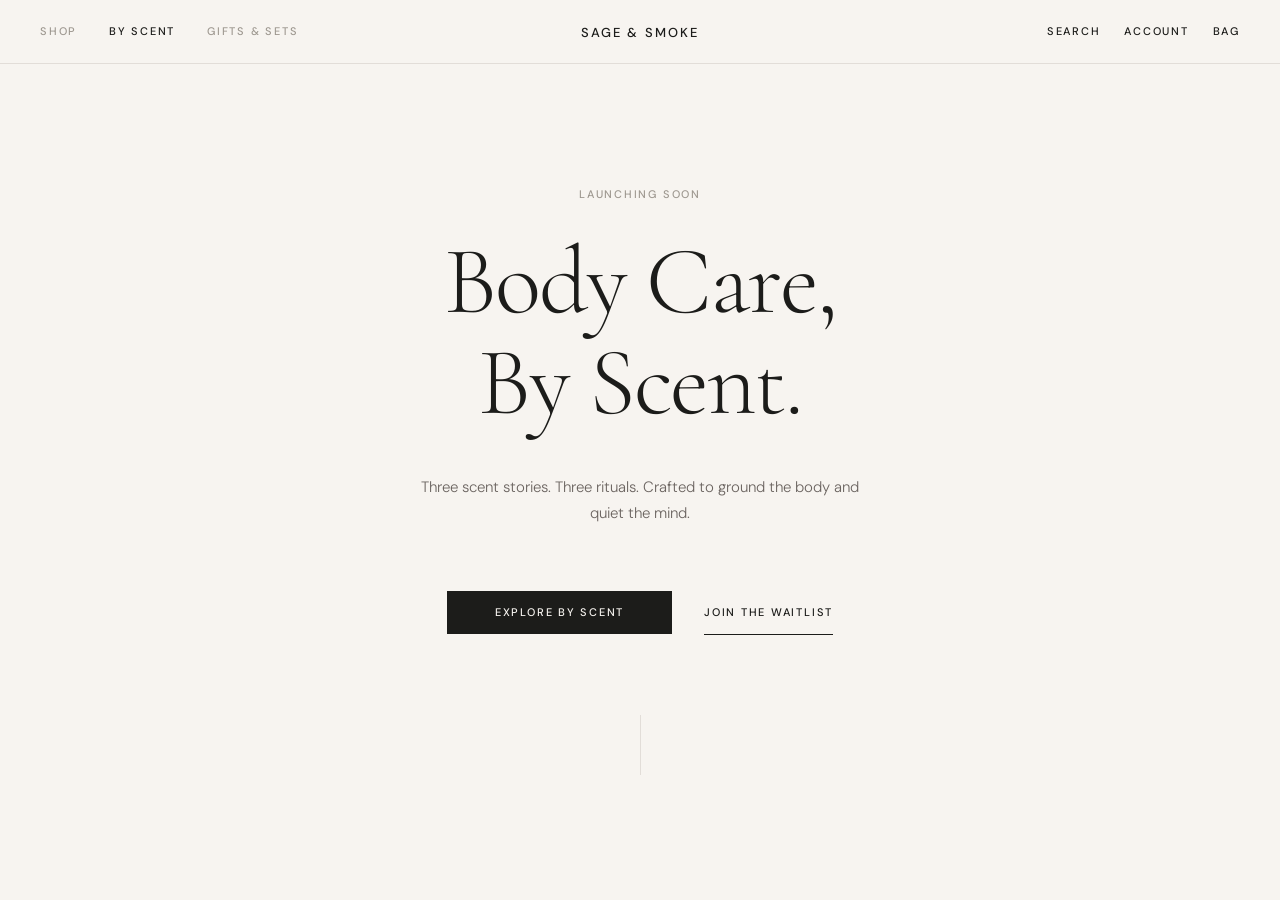
<file: index.html>
<!DOCTYPE html>
<html lang="en">
<head>
  <meta charset="UTF-8" />
  <meta name="viewport" content="width=device-width, initial-scale=1.0" />
  <title>Sage &amp; Smoke — Body Care, By Scent</title>
  <meta name="description" content="Sage & Smoke. Botanical body care crafted by scent. Launching soon." />
  <link rel="icon" type="image/svg+xml" href="data:image/svg+xml,<svg xmlns='http://www.w3.org/2000/svg' viewBox='0 0 100 100'><text y='.9em' font-size='90'>🌿</text></svg>" />
  <link rel="stylesheet" href="assets/css/reset.css" />
  <link rel="stylesheet" href="assets/css/tokens.css" />
  <link rel="stylesheet" href="assets/css/nav.css" />
  <link rel="stylesheet" href="assets/css/modal.css" />
  <style>
    body {
      background: var(--color-bg);
      font-family: var(--font-body);
      color: var(--color-text-primary);
      min-height: 100vh;
      display: flex;
      flex-direction: column;
    }

    .hero {
      flex: 1;
      display: flex;
      flex-direction: column;
      align-items: center;
      justify-content: center;
      text-align: center;
      padding: var(--space-12) var(--content-padding);
      animation: heroFade 0.8s var(--ease-out) both;
    }

    @keyframes heroFade {
      from { opacity: 0; transform: translateY(20px); }
      to   { opacity: 1; transform: translateY(0); }
    }

    .hero-eyebrow {
      font-size: var(--size-xs);
      font-weight: var(--weight-medium);
      letter-spacing: var(--tracking-widest);
      text-transform: uppercase;
      color: var(--color-text-muted);
      margin-bottom: var(--space-4);
    }

    .hero-title {
      font-family: var(--font-display);
      font-size: clamp(48px, 8vw, 96px);
      font-weight: var(--weight-light);
      letter-spacing: var(--tracking-tight);
      line-height: 1.05;
      color: var(--color-text-primary);
      margin-bottom: var(--space-5);
    }

    .hero-subtitle {
      font-size: var(--size-base);
      font-weight: var(--weight-light);
      color: var(--color-text-secondary);
      line-height: var(--leading-loose);
      max-width: 440px;
      margin: 0 auto var(--space-8);
    }

    .hero-actions {
      display: flex;
      align-items: center;
      gap: var(--space-4);
      flex-wrap: wrap;
      justify-content: center;
    }

    .btn-primary {
      display: inline-block;
      background: var(--color-accent);
      color: var(--color-text-inverse);
      font-size: var(--size-xs);
      font-weight: var(--weight-medium);
      letter-spacing: var(--tracking-widest);
      text-transform: uppercase;
      padding: 16px var(--space-6);
      transition: background var(--duration-fast) var(--ease-out),
                  transform var(--duration-fast) var(--ease-out);
      white-space: nowrap;
    }

    .btn-primary:hover {
      background: var(--color-accent-hover);
      transform: translateY(-1px);
    }

    .btn-secondary {
      display: inline-block;
      font-size: var(--size-xs);
      font-weight: var(--weight-medium);
      letter-spacing: var(--tracking-widest);
      text-transform: uppercase;
      color: var(--color-text-primary);
      padding: 16px 0;
      border-bottom: 1px solid var(--color-text-primary);
      transition: color var(--duration-fast) var(--ease-out),
                  border-color var(--duration-fast) var(--ease-out);
      white-space: nowrap;
    }

    .btn-secondary:hover {
      color: var(--color-text-secondary);
      border-color: var(--color-text-secondary);
    }

    .hero-divider {
      width: 1px;
      height: 60px;
      background: var(--color-border);
      margin: var(--space-10) auto 0;
    }

    @media (max-width: 600px) {
      .hero-actions {
        flex-direction: column;
        gap: var(--space-3);
      }
    }
  </style>
</head>
<body>

  <!-- NAVIGATION -->
  <nav class="site-nav" role="navigation" aria-label="Main navigation">
    <div class="nav-inner">
      <div class="nav-left">
        <button class="nav-hamburger" aria-label="Open menu" aria-expanded="false" aria-controls="mobile-menu">
          <span></span><span></span><span></span>
        </button>
        <a href="#" class="nav-link disabled" aria-disabled="true">Shop</a>
        <a href="by-scent.html" class="nav-link">By Scent</a>
        <a href="#" class="nav-link disabled" aria-disabled="true">Gifts &amp; Sets</a>
      </div>
      <div class="nav-logo">
        <a href="index.html" aria-label="Sage & Smoke — Home">Sage &amp; Smoke</a>
      </div>
      <div class="nav-right">
        <a href="#" class="nav-icon-link disabled" aria-disabled="true">Search</a>
        <a href="#" class="nav-icon-link disabled" aria-disabled="true">Account</a>
        <a href="#" class="nav-icon-link disabled" aria-disabled="true">Bag</a>
      </div>
    </div>
  </nav>

  <div class="nav-mobile-menu" id="mobile-menu" role="dialog" aria-label="Navigation menu">
    <a href="by-scent.html" class="nav-mobile-link">By Scent</a>
  </div>

  <!-- HERO -->
  <main class="hero" role="main">
    <p class="hero-eyebrow">Launching Soon</p>
    <h1 class="hero-title">Body Care,<br>By Scent.</h1>
    <p class="hero-subtitle">Three scent stories. Three rituals. Crafted to ground the body and quiet the mind.</p>
    <div class="hero-actions">
      <a href="by-scent.html" class="btn-primary">Explore By Scent</a>
      <button class="btn-secondary btn-waitlist">Join the Waitlist</button>
    </div>
    <div class="hero-divider" aria-hidden="true"></div>
  </main>

  <!-- WAITLIST MODAL -->
  <div class="modal-overlay" role="dialog" aria-modal="true" aria-labelledby="modal-title" id="waitlist-modal">
    <div class="modal-card">
      <button class="modal-close" aria-label="Close modal">
        <svg viewBox="0 0 24 24" aria-hidden="true">
          <line x1="18" y1="6" x2="6" y2="18"/>
          <line x1="6" y1="6" x2="18" y2="18"/>
        </svg>
      </button>
      <div class="modal-form-wrap">
        <p class="modal-eyebrow">Coming Soon</p>
        <h2 class="modal-title" id="modal-title">Join the Waitlist</h2>
        <p class="modal-subtitle">Be the first to know when Sage &amp; Smoke launches. No noise, just the moment it's ready.</p>
        <form class="modal-form" novalidate>
          <input class="modal-input" type="email" name="email" placeholder="your@email.com" autocomplete="email" required aria-label="Email address" />
          <button type="submit" class="modal-submit">Notify Me</button>
        </form>
      </div>
      <div class="modal-success" aria-live="polite">
        <div class="modal-success-icon" aria-hidden="true">
          <svg viewBox="0 0 24 24"><polyline points="20 6 9 17 4 12"/></svg>
        </div>
        <h3 class="modal-success-title">You're on the list.</h3>
        <p class="modal-success-text">We'll reach out the moment Sage &amp; Smoke is ready.</p>
      </div>
    </div>
  </div>

  <script src="assets/js/nav.js"></script>
  <script src="assets/js/modal.js"></script>
</body>
</html>
</file>
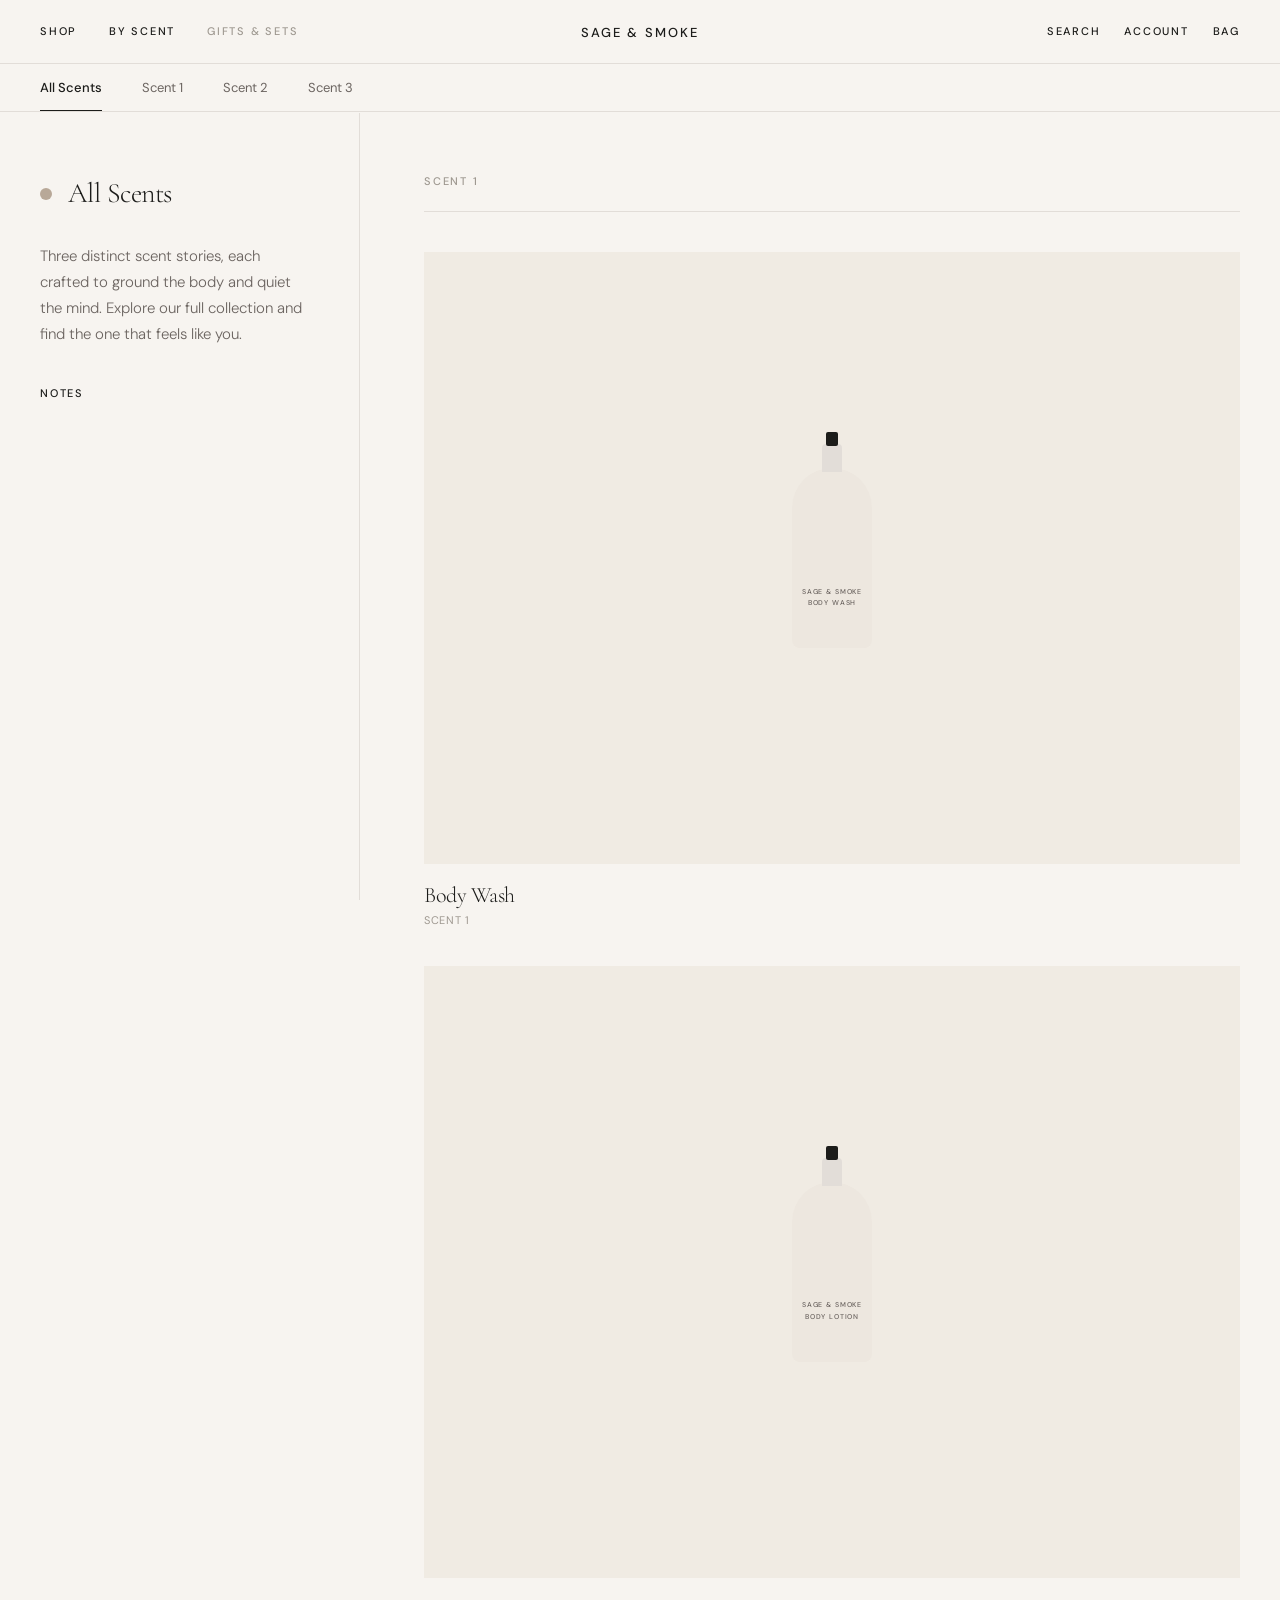
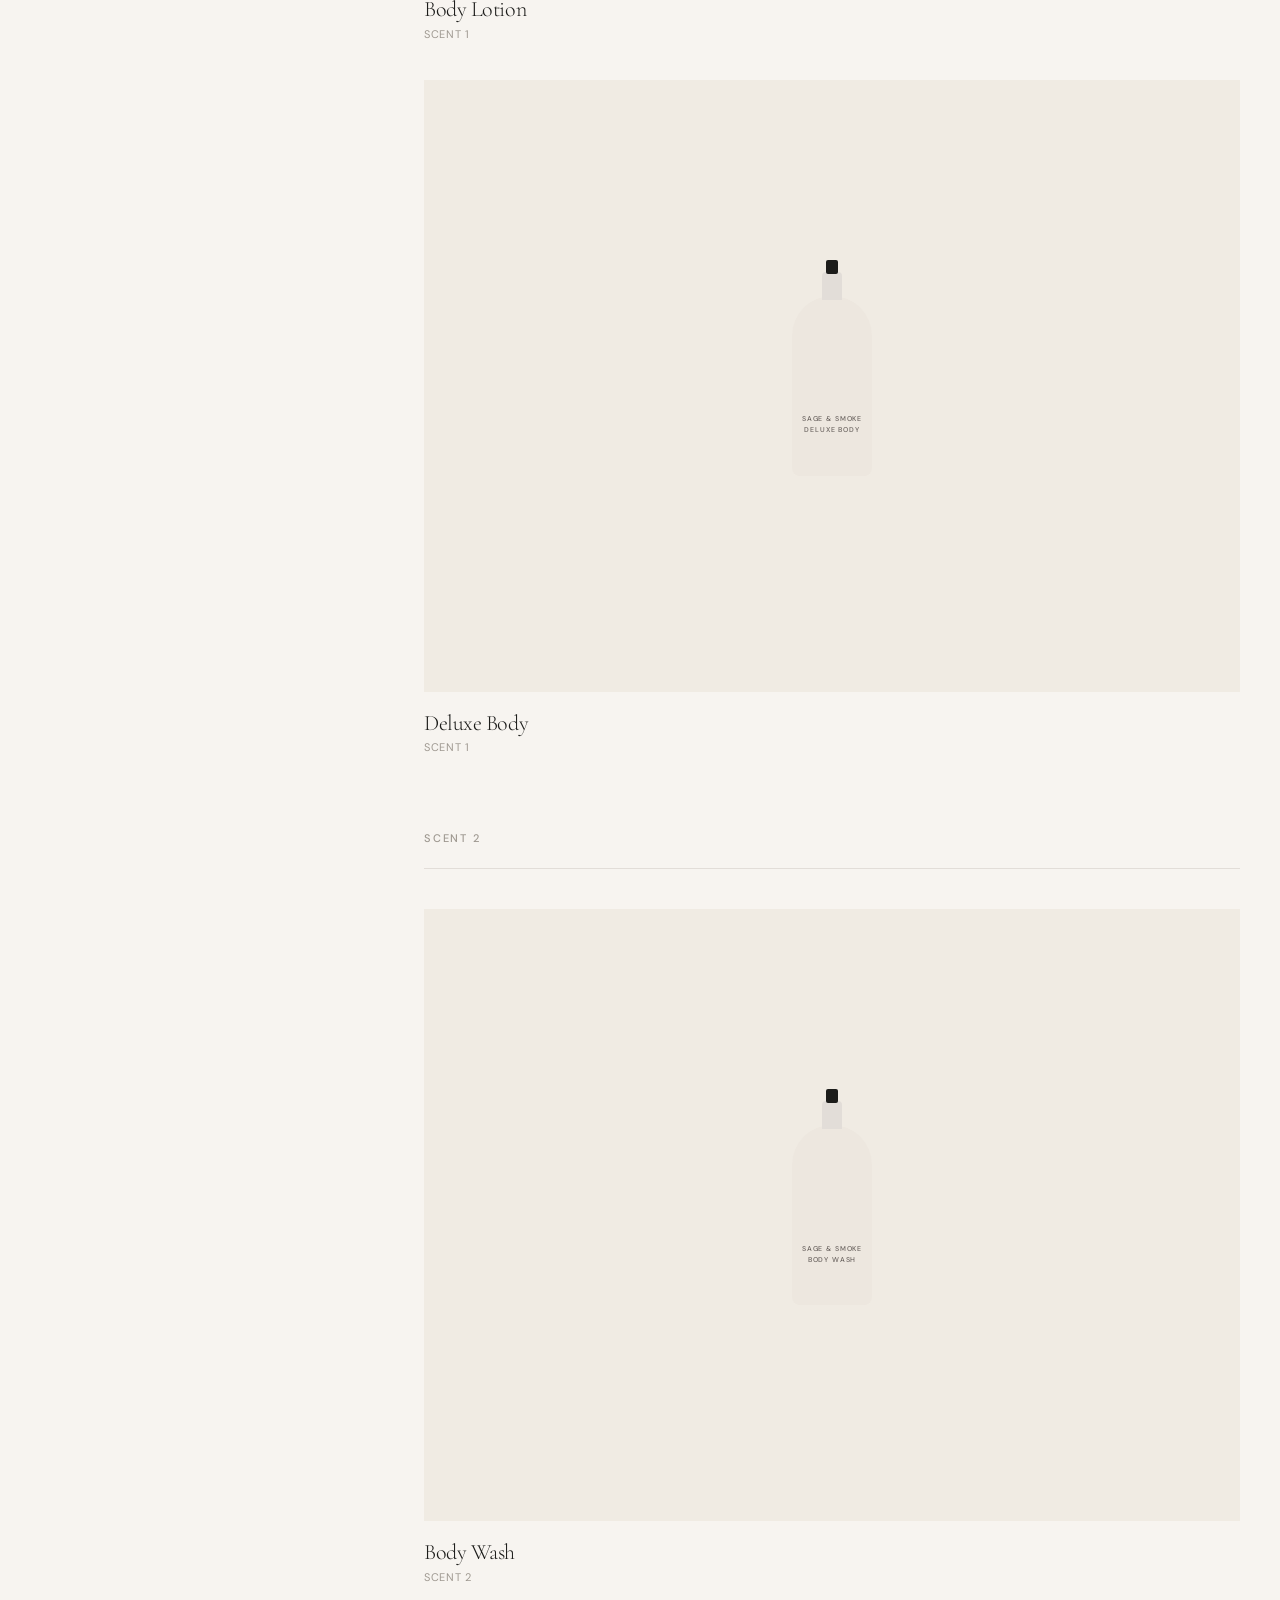
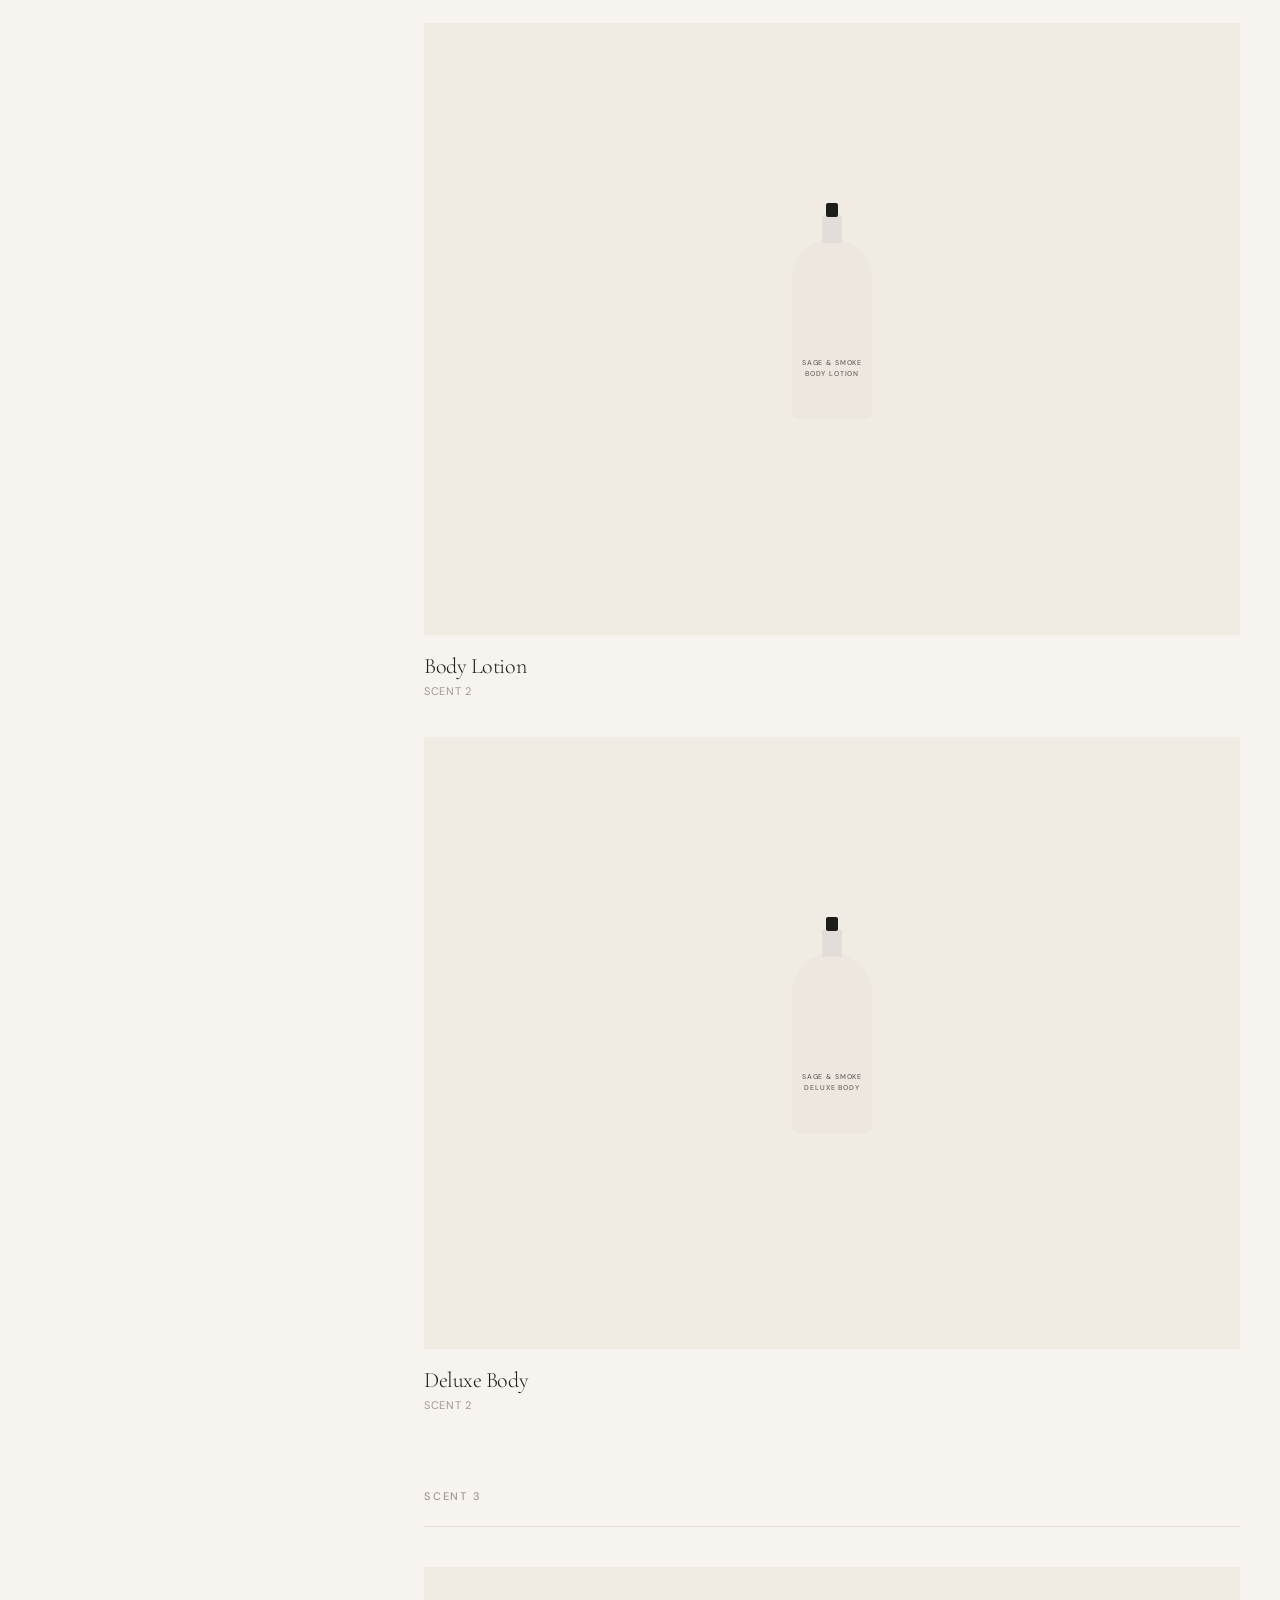
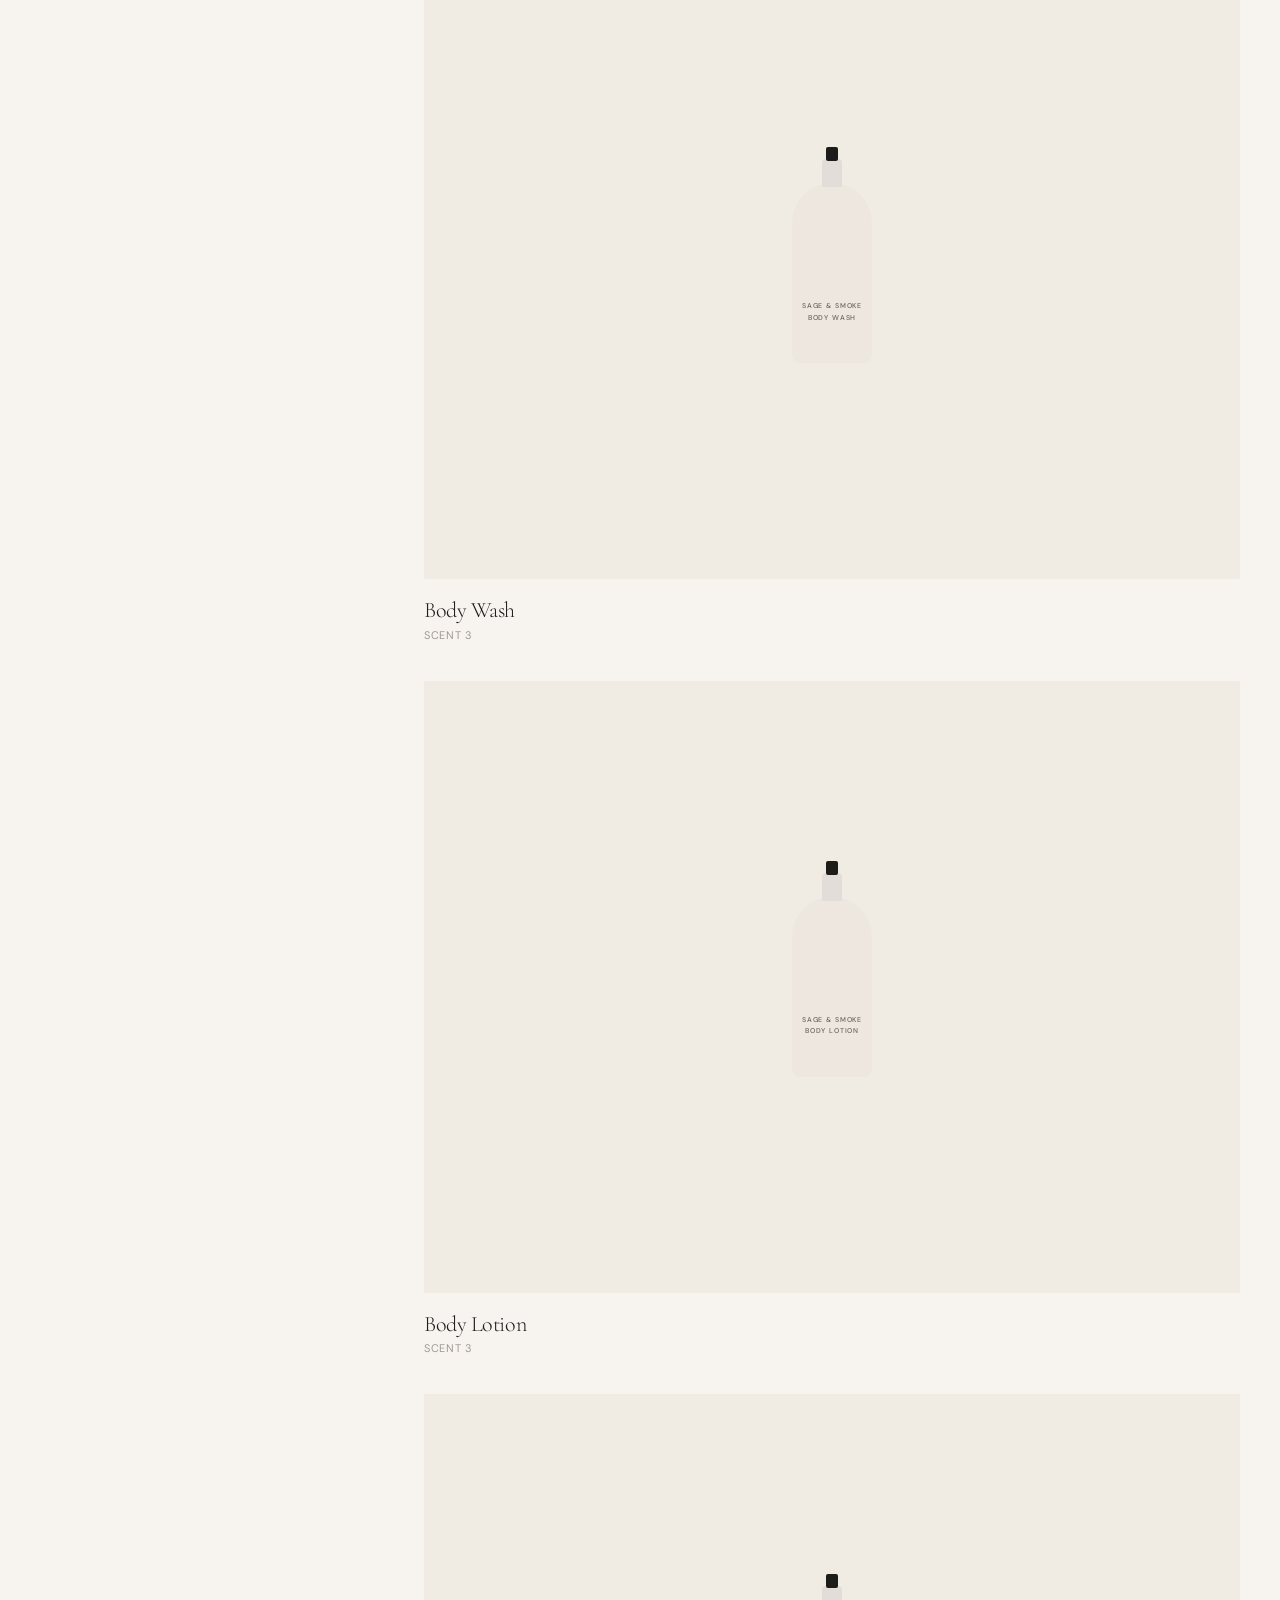
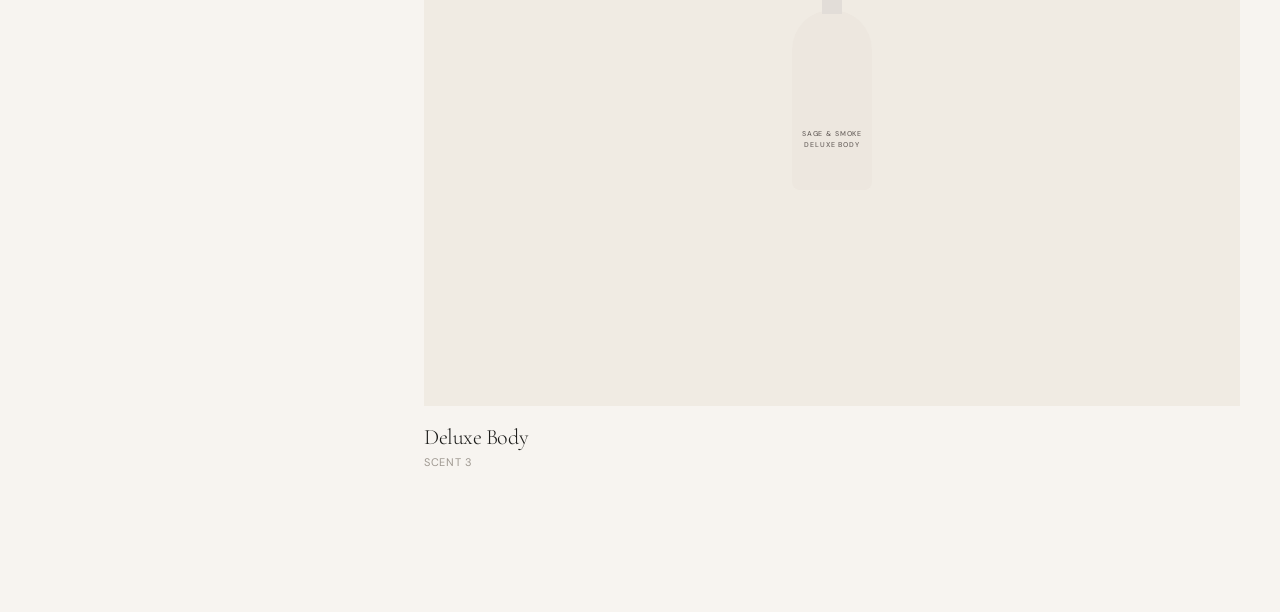
<file: by-scent.html>
<!DOCTYPE html>
<html lang="en">
<head>
  <meta charset="UTF-8" />
  <meta name="viewport" content="width=device-width, initial-scale=1.0" />
  <title>By Scent — Sage &amp; Smoke</title>
  <meta name="description" content="Explore Sage & Smoke body care collections by scent. Three distinct scent stories crafted for the senses." />
  <link rel="icon" type="image/svg+xml" href="data:image/svg+xml,<svg xmlns='http://www.w3.org/2000/svg' viewBox='0 0 100 100'><text y='.9em' font-size='90'>🌿</text></svg>" />
  <link rel="stylesheet" href="assets/css/reset.css" />
  <link rel="stylesheet" href="assets/css/tokens.css" />
  <link rel="stylesheet" href="assets/css/nav.css" />
  <link rel="stylesheet" href="assets/css/by-scent.css" />
  <link rel="stylesheet" href="assets/css/modal.css" />
</head>
<body class="page-by-scent">

  <!-- ══════════════════════════════════════
       NAVIGATION
  ══════════════════════════════════════ -->
  <nav class="site-nav" role="navigation" aria-label="Main navigation">
    <div class="nav-inner">

      <div class="nav-left">
        <button class="nav-hamburger" aria-label="Open menu" aria-expanded="false" aria-controls="mobile-menu">
          <span></span>
          <span></span>
          <span></span>
        </button>
        <a href="#" class="nav-link">Shop</a>
        <a href="by-scent.html" class="nav-link">By Scent</a>
        <a href="#" class="nav-link disabled" aria-disabled="true">Gifts &amp; Sets</a>
      </div>

      <div class="nav-logo">
        <a href="index.html" aria-label="Sage & Smoke — Home">Sage &amp; Smoke</a>
      </div>

      <div class="nav-right">
        <a href="#" class="nav-icon-link">Search</a>
        <a href="#" class="nav-icon-link">Account</a>
        <a href="#" class="nav-icon-link">Bag</a>
      </div>

    </div>
  </nav>

  <!-- Mobile menu -->
  <div class="nav-mobile-menu" id="mobile-menu" role="dialog" aria-label="Navigation menu">
    <a href="#" class="nav-mobile-link">Shop</a>
    <a href="by-scent.html" class="nav-mobile-link">By Scent</a>
    <a href="#" class="nav-mobile-link disabled" aria-disabled="true">Gifts &amp; Sets</a>
    <a href="#" class="nav-mobile-link">Search</a>
    <a href="#" class="nav-mobile-link">Account</a>
  </div>

  <!-- ══════════════════════════════════════
       SCENT TAB BAR
  ══════════════════════════════════════ -->
  <div class="scent-tab-bar" role="tablist" aria-label="Filter by scent">
    <div class="scent-tab-inner">
      <button class="scent-tab active" data-scent="all" role="tab" aria-selected="true">All Scents</button>
      <button class="scent-tab" data-scent="scent-1" role="tab" aria-selected="false">Scent 1</button>
      <button class="scent-tab" data-scent="scent-2" role="tab" aria-selected="false">Scent 2</button>
      <button class="scent-tab" data-scent="scent-3" role="tab" aria-selected="false">Scent 3</button>
    </div>
  </div>

  <!-- ══════════════════════════════════════
       MAIN COLLECTION LAYOUT
  ══════════════════════════════════════ -->
  <div class="collection-layout page-fade">

    <!-- LEFT: Scent Panel -->
    <aside class="scent-panel" aria-label="Scent description">

      <!-- Mobile accordion toggle -->
      <button class="panel-accordion-toggle" aria-expanded="false" aria-controls="scent-panel-content">
        About this Scent
        <span class="chevron" aria-hidden="true"></span>
      </button>

      <div class="scent-panel-content" id="scent-panel-content">

        <div class="scent-identity">
          <div class="scent-dot" aria-hidden="true"></div>
          <h2 class="scent-name-display">All Scents</h2>
        </div>

        <p class="scent-description">
          Three distinct scent stories, each crafted to ground the body and quiet the mind. Explore our full collection and find the one that feels like you.
        </p>

        <div class="scent-notes" id="scent-notes-block">
          <p class="notes-label">Notes</p>
          <div class="notes-section" id="notes-section">
            <div class="notes-row">
              <span class="notes-tier">Top</span>
              <span class="notes-value" id="notes-top">Note A, Note B, Note C</span>
            </div>
            <div class="notes-row">
              <span class="notes-tier">Heart</span>
              <span class="notes-value" id="notes-heart">Note D, Note E, Note F</span>
            </div>
            <div class="notes-row">
              <span class="notes-tier">Base</span>
              <span class="notes-value" id="notes-base">Note G, Note H, Note I</span>
            </div>
          </div>
        </div>

      </div>
    </aside>

    <!-- RIGHT: Product Grid -->
    <main class="products-grid" id="products-grid" role="main">

      <!-- ── SCENT 1 GROUP ─────────────────── -->
      <div class="scent-group" data-scent="scent-1">
        <p class="scent-group-label">Scent 1</p>

        <!-- Card: Body Wash -->
        <a href="product.html?product=body-wash&scent=scent-1" class="product-card" data-scent="scent-1" aria-label="Body Wash — Scent 1">
          <div class="card-image-wrap">
            <div class="card-placeholder" aria-hidden="true">
              <div class="card-placeholder-bottle">
                <div class="card-placeholder-label">
                  <span>Sage &amp; Smoke</span>
                  <span>Body Wash</span>
                </div>
              </div>
            </div>
          </div>
          <div class="card-meta">
            <p class="card-product-name">Body Wash</p>
            <p class="card-scent-line">Scent 1</p>
          </div>
        </a>

        <!-- Card: Body Lotion -->
        <a href="product.html?product=body-lotion&scent=scent-1" class="product-card" data-scent="scent-1" aria-label="Body Lotion — Scent 1">
          <div class="card-image-wrap">
            <div class="card-placeholder" aria-hidden="true">
              <div class="card-placeholder-bottle">
                <div class="card-placeholder-label">
                  <span>Sage &amp; Smoke</span>
                  <span>Body Lotion</span>
                </div>
              </div>
            </div>
          </div>
          <div class="card-meta">
            <p class="card-product-name">Body Lotion</p>
            <p class="card-scent-line">Scent 1</p>
          </div>
        </a>

        <!-- Card: Deluxe Body -->
        <a href="product.html?product=deluxe-body&scent=scent-1" class="product-card" data-scent="scent-1" aria-label="Deluxe Body — Scent 1">
          <div class="card-image-wrap">
            <div class="card-placeholder" aria-hidden="true">
              <div class="card-placeholder-bottle">
                <div class="card-placeholder-label">
                  <span>Sage &amp; Smoke</span>
                  <span>Deluxe Body</span>
                </div>
              </div>
            </div>
          </div>
          <div class="card-meta">
            <p class="card-product-name">Deluxe Body</p>
            <p class="card-scent-line">Scent 1</p>
          </div>
        </a>
      </div>

      <!-- ── SCENT 2 GROUP ─────────────────── -->
      <div class="scent-group" data-scent="scent-2">
        <p class="scent-group-label">Scent 2</p>

        <a href="product.html?product=body-wash&scent=scent-2" class="product-card" data-scent="scent-2" aria-label="Body Wash — Scent 2">
          <div class="card-image-wrap">
            <div class="card-placeholder" aria-hidden="true">
              <div class="card-placeholder-bottle">
                <div class="card-placeholder-label">
                  <span>Sage &amp; Smoke</span>
                  <span>Body Wash</span>
                </div>
              </div>
            </div>
          </div>
          <div class="card-meta">
            <p class="card-product-name">Body Wash</p>
            <p class="card-scent-line">Scent 2</p>
          </div>
        </a>

        <a href="product.html?product=body-lotion&scent=scent-2" class="product-card" data-scent="scent-2" aria-label="Body Lotion — Scent 2">
          <div class="card-image-wrap">
            <div class="card-placeholder" aria-hidden="true">
              <div class="card-placeholder-bottle">
                <div class="card-placeholder-label">
                  <span>Sage &amp; Smoke</span>
                  <span>Body Lotion</span>
                </div>
              </div>
            </div>
          </div>
          <div class="card-meta">
            <p class="card-product-name">Body Lotion</p>
            <p class="card-scent-line">Scent 2</p>
          </div>
        </a>

        <a href="product.html?product=deluxe-body&scent=scent-2" class="product-card" data-scent="scent-2" aria-label="Deluxe Body — Scent 2">
          <div class="card-image-wrap">
            <div class="card-placeholder" aria-hidden="true">
              <div class="card-placeholder-bottle">
                <div class="card-placeholder-label">
                  <span>Sage &amp; Smoke</span>
                  <span>Deluxe Body</span>
                </div>
              </div>
            </div>
          </div>
          <div class="card-meta">
            <p class="card-product-name">Deluxe Body</p>
            <p class="card-scent-line">Scent 2</p>
          </div>
        </a>
      </div>

      <!-- ── SCENT 3 GROUP ─────────────────── -->
      <div class="scent-group" data-scent="scent-3">
        <p class="scent-group-label">Scent 3</p>

        <a href="product.html?product=body-wash&scent=scent-3" class="product-card" data-scent="scent-3" aria-label="Body Wash — Scent 3">
          <div class="card-image-wrap">
            <div class="card-placeholder" aria-hidden="true">
              <div class="card-placeholder-bottle">
                <div class="card-placeholder-label">
                  <span>Sage &amp; Smoke</span>
                  <span>Body Wash</span>
                </div>
              </div>
            </div>
          </div>
          <div class="card-meta">
            <p class="card-product-name">Body Wash</p>
            <p class="card-scent-line">Scent 3</p>
          </div>
        </a>

        <a href="product.html?product=body-lotion&scent=scent-3" class="product-card" data-scent="scent-3" aria-label="Body Lotion — Scent 3">
          <div class="card-image-wrap">
            <div class="card-placeholder" aria-hidden="true">
              <div class="card-placeholder-bottle">
                <div class="card-placeholder-label">
                  <span>Sage &amp; Smoke</span>
                  <span>Body Lotion</span>
                </div>
              </div>
            </div>
          </div>
          <div class="card-meta">
            <p class="card-product-name">Body Lotion</p>
            <p class="card-scent-line">Scent 3</p>
          </div>
        </a>

        <a href="product.html?product=deluxe-body&scent=scent-3" class="product-card" data-scent="scent-3" aria-label="Deluxe Body — Scent 3">
          <div class="card-image-wrap">
            <div class="card-placeholder" aria-hidden="true">
              <div class="card-placeholder-bottle">
                <div class="card-placeholder-label">
                  <span>Sage &amp; Smoke</span>
                  <span>Deluxe Body</span>
                </div>
              </div>
            </div>
          </div>
          <div class="card-meta">
            <p class="card-product-name">Deluxe Body</p>
            <p class="card-scent-line">Scent 3</p>
          </div>
        </a>
      </div>

    </main>
  </div>

  <!-- ══════════════════════════════════════
       WAITLIST MODAL
  ══════════════════════════════════════ -->
  <div class="modal-overlay" role="dialog" aria-modal="true" aria-labelledby="modal-title" id="waitlist-modal">
    <div class="modal-card">
      <button class="modal-close" aria-label="Close modal">
        <svg viewBox="0 0 24 24" aria-hidden="true">
          <line x1="18" y1="6" x2="6" y2="18"/>
          <line x1="6" y1="6" x2="18" y2="18"/>
        </svg>
      </button>

      <div class="modal-form-wrap">
        <p class="modal-eyebrow">Coming Soon</p>
        <h2 class="modal-title" id="modal-title">Join the Waitlist</h2>
        <p class="modal-subtitle">Be the first to know when Sage &amp; Smoke launches. No noise, just the moment it's ready.</p>

        <form class="modal-form" novalidate>
          <input
            class="modal-input"
            type="email"
            name="email"
            placeholder="your@email.com"
            autocomplete="email"
            required
            aria-label="Email address"
          />
          <button type="submit" class="modal-submit">Notify Me</button>
        </form>
      </div>

      <div class="modal-success" aria-live="polite">
        <div class="modal-success-icon" aria-hidden="true">
          <svg viewBox="0 0 24 24">
            <polyline points="20 6 9 17 4 12"/>
          </svg>
        </div>
        <h3 class="modal-success-title">You're on the list.</h3>
        <p class="modal-success-text">We'll reach out the moment Sage &amp; Smoke is ready.</p>
      </div>
    </div>
  </div>

  <script src="assets/js/nav.js"></script>
  <script src="assets/js/scent-tabs.js"></script>
  <script src="assets/js/modal.js"></script>
</body>
</html>
</file>
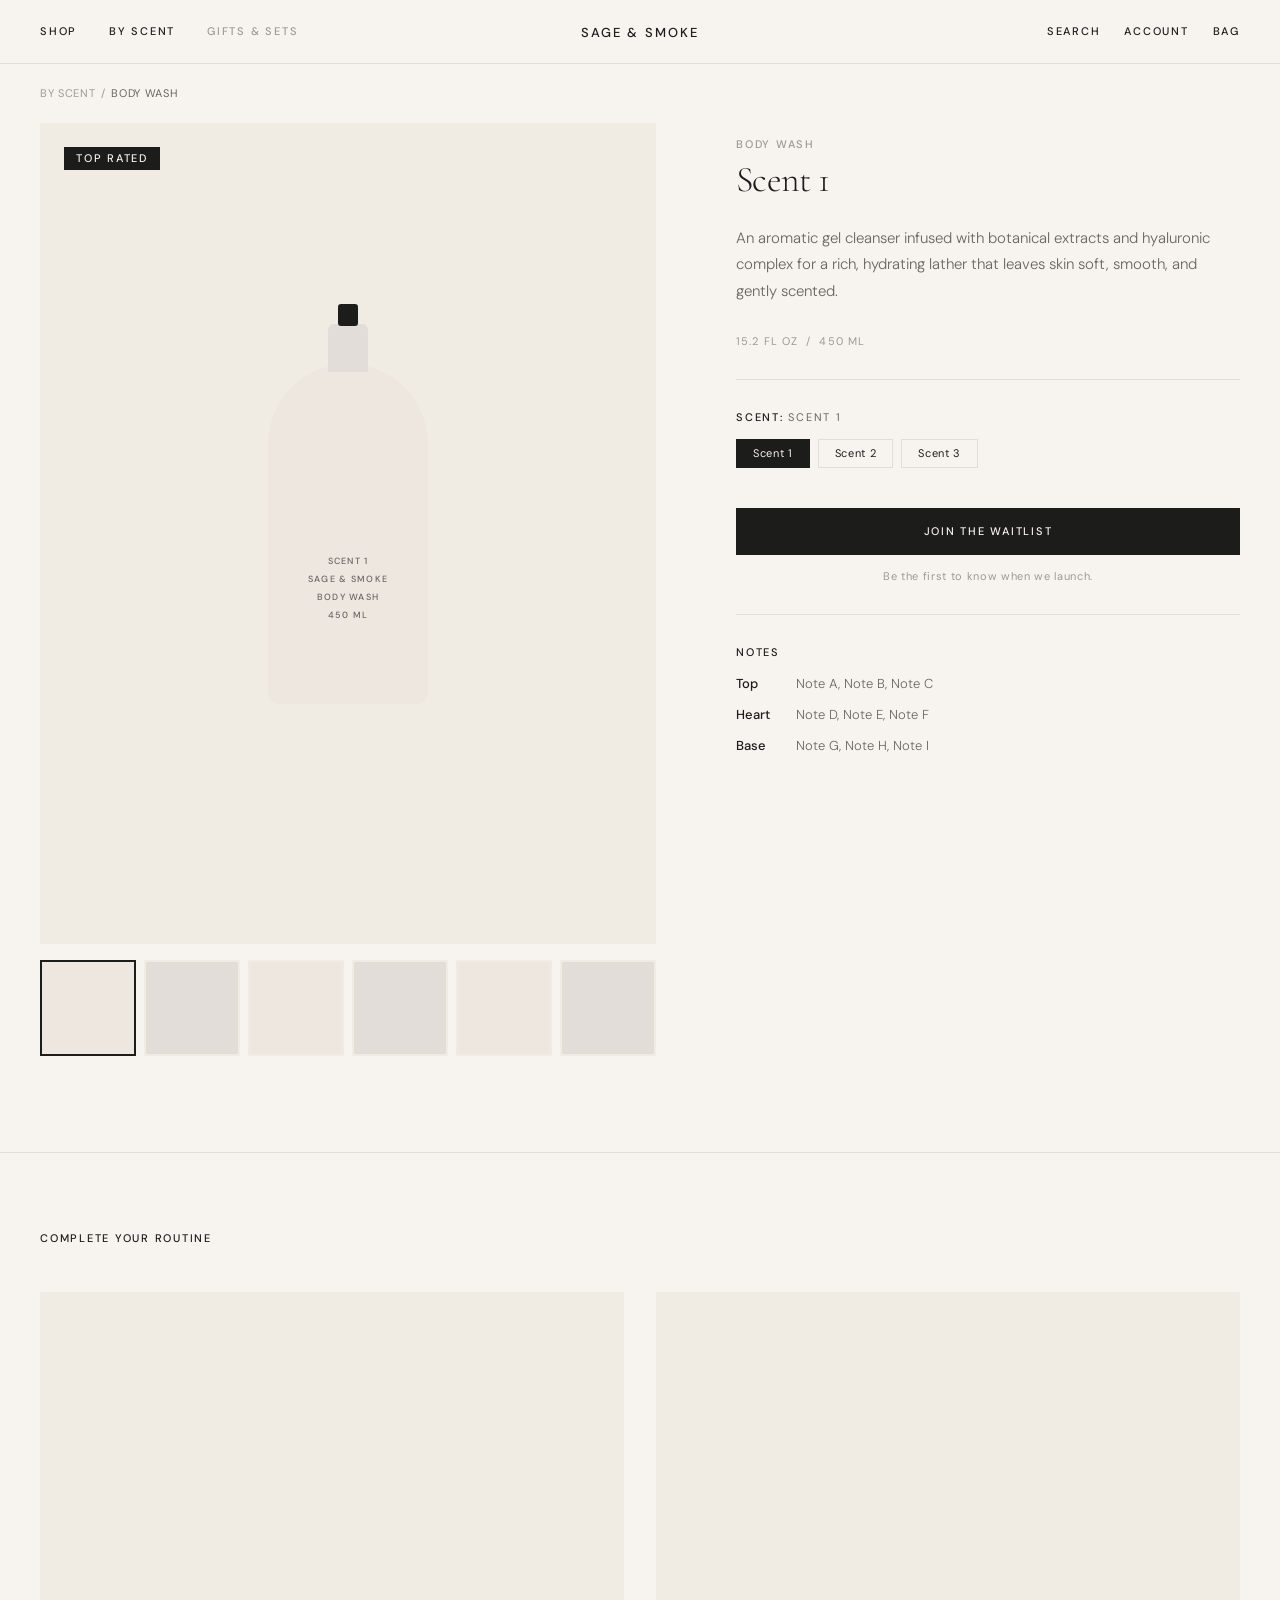
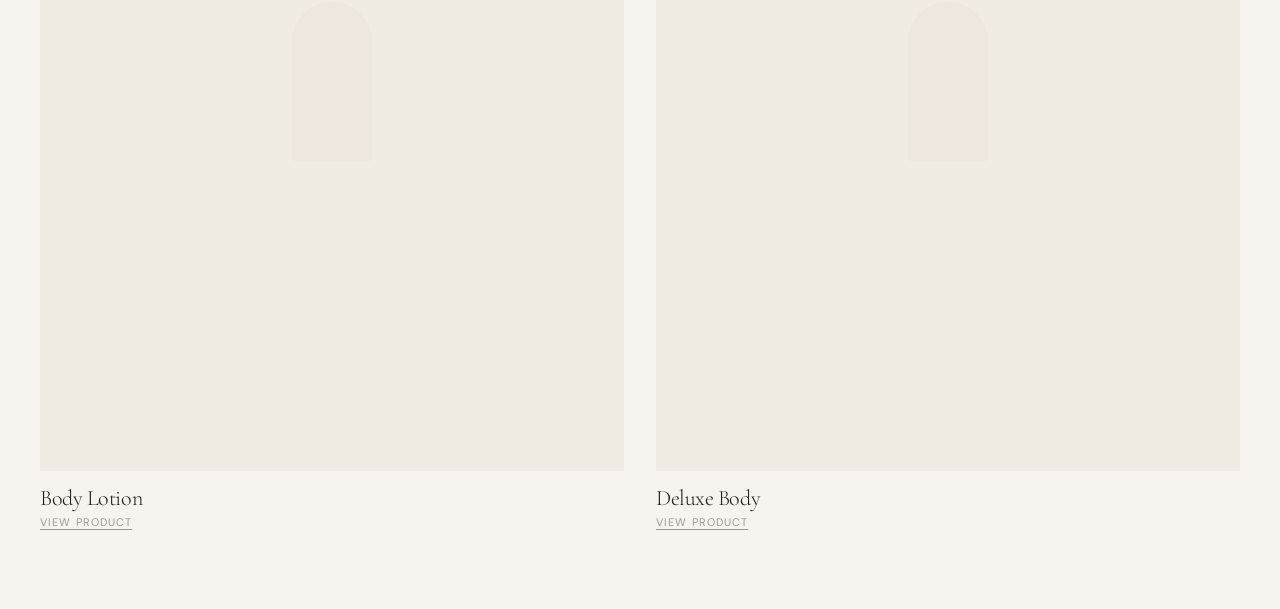
<file: product.html>
<!DOCTYPE html>
<html lang="en">
<head>
  <meta charset="UTF-8" />
  <meta name="viewport" content="width=device-width, initial-scale=1.0" />
  <title>Body Wash — Sage &amp; Smoke</title>
  <meta name="description" content="An aromatic gel cleanser infused with botanical extracts for a rich, hydrating lather that leaves skin soft and radiant." />
  <link rel="icon" type="image/svg+xml" href="data:image/svg+xml,<svg xmlns='http://www.w3.org/2000/svg' viewBox='0 0 100 100'><text y='.9em' font-size='90'>🌿</text></svg>" />
  <link rel="stylesheet" href="assets/css/reset.css" />
  <link rel="stylesheet" href="assets/css/tokens.css" />
  <link rel="stylesheet" href="assets/css/nav.css" />
  <link rel="stylesheet" href="assets/css/product.css" />
  <link rel="stylesheet" href="assets/css/modal.css" />
</head>
<body class="page-product">

  <!-- ══════════════════════════════════════
       NAVIGATION
  ══════════════════════════════════════ -->
  <nav class="site-nav" role="navigation" aria-label="Main navigation">
    <div class="nav-inner">

      <div class="nav-left">
        <button class="nav-hamburger" aria-label="Open menu" aria-expanded="false" aria-controls="mobile-menu">
          <span></span>
          <span></span>
          <span></span>
        </button>
        <a href="#" class="nav-link">Shop</a>
        <a href="by-scent.html" class="nav-link">By Scent</a>
        <a href="#" class="nav-link disabled" aria-disabled="true">Gifts &amp; Sets</a>
      </div>

      <div class="nav-logo">
        <a href="index.html" aria-label="Sage & Smoke — Home">Sage &amp; Smoke</a>
      </div>

      <div class="nav-right">
        <a href="#" class="nav-icon-link">Search</a>
        <a href="#" class="nav-icon-link">Account</a>
        <a href="#" class="nav-icon-link">Bag</a>
      </div>

    </div>
  </nav>

  <!-- Mobile menu -->
  <div class="nav-mobile-menu" id="mobile-menu" role="dialog" aria-label="Navigation menu">
    <a href="#" class="nav-mobile-link">Shop</a>
    <a href="by-scent.html" class="nav-mobile-link">By Scent</a>
    <a href="#" class="nav-mobile-link disabled" aria-disabled="true">Gifts &amp; Sets</a>
    <a href="#" class="nav-mobile-link">Search</a>
    <a href="#" class="nav-mobile-link">Account</a>
  </div>

  <!-- ══════════════════════════════════════
       BREADCRUMB
  ══════════════════════════════════════ -->
  <nav class="breadcrumb" aria-label="Breadcrumb">
    <a href="by-scent.html" class="breadcrumb-link">By Scent</a>
    <span class="breadcrumb-sep" aria-hidden="true">/</span>
    <span class="breadcrumb-current">Body Wash</span>
  </nav>

  <!-- ══════════════════════════════════════
       PRODUCT LAYOUT
  ══════════════════════════════════════ -->
  <div class="product-layout">

    <!-- LEFT: Image Gallery -->
    <section class="product-gallery" aria-label="Product images">

      <!-- Main image -->
      <div class="gallery-main">
        <span class="gallery-badge" aria-label="Top rated product">Top Rated</span>

        <!-- Placeholder (replace with <img> when assets are ready) -->
        <div class="gallery-placeholder" aria-hidden="true">
          <div class="gallery-placeholder-bottle">
            <div class="gallery-placeholder-text">
              <span>Scent 1</span>
              <span>Sage &amp; Smoke</span>
              <span>Body Wash</span>
              <span>450 ML</span>
            </div>
          </div>
        </div>

        <!-- Uncomment and use when real images are available:
        <img class="gallery-main-img" src="assets/images/body-wash-scent1-01.jpg" alt="Body Wash — Scent 1, front view" />
        -->
      </div>

      <!-- Thumbnails (desktop) -->
      <div class="gallery-thumbs" role="list">
        <button class="gallery-thumb active" role="listitem" aria-label="View image 1" data-full="assets/images/body-wash-scent1-01.jpg">
          <div style="width:100%;height:100%;background:var(--color-bg-card-alt);"></div>
        </button>
        <button class="gallery-thumb" role="listitem" aria-label="View image 2" data-full="assets/images/body-wash-scent1-02.jpg">
          <div style="width:100%;height:100%;background:var(--color-border);"></div>
        </button>
        <button class="gallery-thumb" role="listitem" aria-label="View image 3" data-full="assets/images/body-wash-scent1-03.jpg">
          <div style="width:100%;height:100%;background:var(--color-bg-card-alt);"></div>
        </button>
        <button class="gallery-thumb" role="listitem" aria-label="View image 4" data-full="assets/images/body-wash-scent1-04.jpg">
          <div style="width:100%;height:100%;background:var(--color-border);"></div>
        </button>
        <button class="gallery-thumb" role="listitem" aria-label="View image 5" data-full="assets/images/body-wash-scent1-05.jpg">
          <div style="width:100%;height:100%;background:var(--color-bg-card-alt);"></div>
        </button>
        <button class="gallery-thumb" role="listitem" aria-label="View image 6" data-full="assets/images/body-wash-scent1-06.jpg">
          <div style="width:100%;height:100%;background:var(--color-border);"></div>
        </button>
      </div>

      <!-- Dot indicators (mobile carousel) -->
      <div class="gallery-dots" role="tablist" aria-label="Image navigation">
        <button class="gallery-dot active" role="tab" aria-label="Image 1" aria-selected="true"></button>
        <button class="gallery-dot" role="tab" aria-label="Image 2" aria-selected="false"></button>
        <button class="gallery-dot" role="tab" aria-label="Image 3" aria-selected="false"></button>
        <button class="gallery-dot" role="tab" aria-label="Image 4" aria-selected="false"></button>
        <button class="gallery-dot" role="tab" aria-label="Image 5" aria-selected="false"></button>
        <button class="gallery-dot" role="tab" aria-label="Image 6" aria-selected="false"></button>
      </div>

    </section>

    <!-- RIGHT: Product Info -->
    <section class="product-info" aria-label="Product details">

      <p class="product-type-label">Body Wash</p>

      <h1 class="product-title">Scent 1</h1>

      <p class="product-description">
        An aromatic gel cleanser infused with botanical extracts and hyaluronic complex for a rich, hydrating lather that leaves skin soft, smooth, and gently scented.
      </p>

      <p class="product-meta-row">15.2 FL OZ &nbsp;/&nbsp; 450 ML</p>

      <!-- Reviews — hidden pre-launch, uncomment at launch -->
      <!--
      <div class="product-reviews">
        <div class="review-stars" aria-label="4.9 out of 5 stars">
          <span class="star" aria-hidden="true">★</span>
          <span class="star" aria-hidden="true">★</span>
          <span class="star" aria-hidden="true">★</span>
          <span class="star" aria-hidden="true">★</span>
          <span class="star" aria-hidden="true">★</span>
        </div>
        <span class="review-count">4.9 (5,663 reviews)</span>
      </div>
      -->

      <div class="product-divider" aria-hidden="true"></div>

      <!-- Scent selector -->
      <div class="scent-selector" role="group" aria-labelledby="scent-selector-label">
        <p class="scent-selector-label" id="scent-selector-label">
          Scent: <span>Scent 1</span>
        </p>
        <div class="scent-pills">
          <button class="scent-pill active" aria-pressed="true">Scent 1</button>
          <button class="scent-pill" aria-pressed="false">Scent 2</button>
          <button class="scent-pill" aria-pressed="false">Scent 3</button>
        </div>
      </div>

      <!-- Price — hidden pre-launch, uncomment at launch -->
      <!--
      <p class="product-price" aria-label="Price">₹ 0,000</p>
      -->

      <!-- Waitlist CTA -->
      <div class="waitlist-cta-wrap">
        <button class="btn-waitlist" aria-haspopup="dialog" aria-controls="waitlist-modal">
          Join the Waitlist
        </button>
        <p class="waitlist-subtext">Be the first to know when we launch.</p>
      </div>

      <div class="product-divider" aria-hidden="true"></div>

      <!-- Scent notes -->
      <div class="scent-notes-detail">
        <p class="notes-label" style="font-family:var(--font-body);font-size:var(--size-xs);font-weight:var(--weight-medium);letter-spacing:var(--tracking-widest);text-transform:uppercase;color:var(--color-text-primary);margin-bottom:var(--space-2);">Notes</p>
        <div class="notes-row" style="display:flex;gap:var(--space-1);margin-bottom:10px;font-size:var(--size-sm);line-height:var(--leading-normal);">
          <span style="font-weight:var(--weight-medium);color:var(--color-text-primary);min-width:52px;">Top</span>
          <span style="color:var(--color-text-secondary);font-weight:var(--weight-light);">Note A, Note B, Note C</span>
        </div>
        <div class="notes-row" style="display:flex;gap:var(--space-1);margin-bottom:10px;font-size:var(--size-sm);line-height:var(--leading-normal);">
          <span style="font-weight:var(--weight-medium);color:var(--color-text-primary);min-width:52px;">Heart</span>
          <span style="color:var(--color-text-secondary);font-weight:var(--weight-light);">Note D, Note E, Note F</span>
        </div>
        <div class="notes-row" style="display:flex;gap:var(--space-1);margin-bottom:10px;font-size:var(--size-sm);line-height:var(--leading-normal);">
          <span style="font-weight:var(--weight-medium);color:var(--color-text-primary);min-width:52px;">Base</span>
          <span style="color:var(--color-text-secondary);font-weight:var(--weight-light);">Note G, Note H, Note I</span>
        </div>
      </div>

    </section>
  </div>

  <!-- ══════════════════════════════════════
       COMPLETE YOUR ROUTINE
  ══════════════════════════════════════ -->
  <section class="routine-section" aria-labelledby="routine-heading">
    <h2 class="routine-heading" id="routine-heading">Complete Your Routine</h2>

    <div class="routine-strip">

      <!-- Body Lotion -->
      <a href="product.html?product=body-lotion&scent=scent-1" class="routine-card" aria-label="Body Lotion — Scent 1">
        <div class="routine-card-image" aria-hidden="true">
          <div style="width:80px;height:160px;background:var(--color-bg-card-alt);border-radius:40px 40px 6px 6px;"></div>
        </div>
        <p class="routine-card-name">Body Lotion</p>
        <span class="routine-card-link">View Product</span>
      </a>

      <!-- Deluxe Body -->
      <a href="product.html?product=deluxe-body&scent=scent-1" class="routine-card" aria-label="Deluxe Body — Scent 1">
        <div class="routine-card-image" aria-hidden="true">
          <div style="width:80px;height:160px;background:var(--color-bg-card-alt);border-radius:40px 40px 6px 6px;"></div>
        </div>
        <p class="routine-card-name">Deluxe Body</p>
        <span class="routine-card-link">View Product</span>
      </a>

    </div>
  </section>

  <!-- Mobile sticky CTA -->
  <div class="sticky-cta" aria-hidden="true">
    <button class="btn-waitlist" aria-haspopup="dialog" aria-controls="waitlist-modal">
      Join the Waitlist
    </button>
  </div>

  <!-- ══════════════════════════════════════
       WAITLIST MODAL
  ══════════════════════════════════════ -->
  <div class="modal-overlay" role="dialog" aria-modal="true" aria-labelledby="modal-title" id="waitlist-modal">
    <div class="modal-card">
      <button class="modal-close" aria-label="Close modal">
        <svg viewBox="0 0 24 24" aria-hidden="true">
          <line x1="18" y1="6" x2="6" y2="18"/>
          <line x1="6" y1="6" x2="18" y2="18"/>
        </svg>
      </button>

      <div class="modal-form-wrap">
        <p class="modal-eyebrow">Coming Soon</p>
        <h2 class="modal-title" id="modal-title">Join the Waitlist</h2>
        <p class="modal-subtitle">Be the first to know when Sage &amp; Smoke launches. No noise, just the moment it's ready.</p>

        <form class="modal-form" novalidate>
          <input
            class="modal-input"
            type="email"
            name="email"
            placeholder="your@email.com"
            autocomplete="email"
            required
            aria-label="Email address"
          />
          <button type="submit" class="modal-submit">Notify Me</button>
        </form>
      </div>

      <div class="modal-success" aria-live="polite">
        <div class="modal-success-icon" aria-hidden="true">
          <svg viewBox="0 0 24 24">
            <polyline points="20 6 9 17 4 12"/>
          </svg>
        </div>
        <h3 class="modal-success-title">You're on the list.</h3>
        <p class="modal-success-text">We'll reach out the moment Sage &amp; Smoke is ready.</p>
      </div>
    </div>
  </div>

  <script src="assets/js/nav.js"></script>
  <script src="assets/js/gallery.js"></script>
  <script src="assets/js/modal.js"></script>
</body>
</html>
</file>
<file: assets/css/tokens.css>
@import url('https://fonts.googleapis.com/css2?family=Cormorant+Garamond:ital,wght@0,300;0,400;0,500;1,300;1,400&family=DM+Sans:wght@300;400;500;600&display=swap');

:root {
  /* ── Colors ─────────────────────────────────── */
  --color-bg:            #F7F4F0;
  --color-bg-card:       #F0EBE3;
  --color-bg-card-alt:   #EDE7DF;
  --color-bg-white:      #FFFFFF;
  --color-bg-overlay:    rgba(28, 28, 26, 0.45);

  --color-text-primary:  #1C1C1A;
  --color-text-secondary:#6B6460;
  --color-text-muted:    #9E9890;
  --color-text-inverse:  #F7F4F0;

  --color-accent:        #1C1C1A;
  --color-accent-hover:  #2E2E2B;

  --color-border:        #E2DDD8;
  --color-border-light:  #EDE9E4;

  --color-scent-1:       #B8A898;
  --color-scent-2:       #A89880;
  --color-scent-3:       #C4B0A0;

  --color-badge-bg:      #1C1C1A;
  --color-badge-text:    #F7F4F0;

  /* ── Typography ─────────────────────────────── */
  --font-display:        'Cormorant Garamond', Georgia, serif;
  --font-body:           'DM Sans', sans-serif;

  --size-xs:   11px;
  --size-sm:   13px;
  --size-base: 15px;
  --size-md:   17px;
  --size-lg:   22px;
  --size-xl:   28px;
  --size-2xl:  36px;
  --size-3xl:  48px;

  --weight-light:   300;
  --weight-regular: 400;
  --weight-medium:  500;
  --weight-semi:    600;

  --tracking-tight:  -0.02em;
  --tracking-normal:  0em;
  --tracking-wide:    0.06em;
  --tracking-wider:   0.10em;
  --tracking-widest:  0.16em;

  --leading-tight:  1.2;
  --leading-snug:   1.4;
  --leading-normal: 1.6;
  --leading-loose:  1.75;

  /* ── Spacing (8px base grid) ────────────────── */
  --space-1:   8px;
  --space-2:  16px;
  --space-3:  24px;
  --space-4:  32px;
  --space-5:  40px;
  --space-6:  48px;
  --space-8:  64px;
  --space-10: 80px;
  --space-12: 96px;
  --space-16: 128px;

  /* ── Borders & Radius ───────────────────────── */
  --radius-sm:   2px;
  --radius-md:   4px;
  --radius-lg:   8px;
  --radius-pill: 100px;

  --border-thin:   1px solid var(--color-border);
  --border-light:  1px solid var(--color-border-light);

  /* ── Shadows ────────────────────────────────── */
  --shadow-sm:  0 1px 3px rgba(28, 28, 26, 0.06);
  --shadow-md:  0 4px 16px rgba(28, 28, 26, 0.08);
  --shadow-lg:  0 8px 32px rgba(28, 28, 26, 0.12);
  --shadow-xl:  0 16px 48px rgba(28, 28, 26, 0.16);

  /* ── Transitions ────────────────────────────── */
  --ease-out:   cubic-bezier(0.16, 1, 0.3, 1);
  --ease-in-out: cubic-bezier(0.4, 0, 0.2, 1);
  --duration-fast:   150ms;
  --duration-normal: 250ms;
  --duration-slow:   400ms;

  /* ── Layout ─────────────────────────────────── */
  --nav-height:      64px;
  --max-width:       1400px;
  --content-padding: var(--space-5);
}

@media (max-width: 768px) {
  :root {
    --content-padding: var(--space-3);
    --nav-height:      56px;
  }
}
</file>
<file: assets/css/nav.css>
/* ═══════════════════════════════════════════
   NAV COMPONENT
═══════════════════════════════════════════ */

.site-nav {
  position: sticky;
  top: 0;
  z-index: 100;
  height: var(--nav-height);
  background: var(--color-bg);
  border-bottom: var(--border-thin);
  display: flex;
  align-items: center;
}

.nav-inner {
  width: 100%;
  max-width: var(--max-width);
  margin: 0 auto;
  padding: 0 var(--content-padding);
  display: grid;
  grid-template-columns: 1fr auto 1fr;
  align-items: center;
  gap: var(--space-2);
}

/* Left links */
.nav-left {
  display: flex;
  align-items: center;
  gap: var(--space-4);
}

.nav-link {
  font-family: var(--font-body);
  font-size: var(--size-xs);
  font-weight: var(--weight-medium);
  letter-spacing: var(--tracking-widest);
  text-transform: uppercase;
  color: var(--color-text-primary);
  transition: color var(--duration-fast) var(--ease-out);
  white-space: nowrap;
}

.nav-link:hover {
  color: var(--color-text-secondary);
}

.nav-link.disabled {
  color: var(--color-text-muted);
  pointer-events: none;
}

/* Center logo */
.nav-logo {
  text-align: center;
  justify-self: center;
}

.nav-logo a {
  font-family: var(--font-body);
  font-size: var(--size-sm);
  font-weight: var(--weight-medium);
  letter-spacing: var(--tracking-widest);
  text-transform: uppercase;
  color: var(--color-text-primary);
  white-space: nowrap;
}

/* Right icons */
.nav-right {
  display: flex;
  align-items: center;
  gap: var(--space-3);
  justify-content: flex-end;
}

.nav-icon-link {
  font-family: var(--font-body);
  font-size: var(--size-xs);
  font-weight: var(--weight-medium);
  letter-spacing: var(--tracking-widest);
  text-transform: uppercase;
  color: var(--color-text-primary);
  transition: color var(--duration-fast) var(--ease-out);
  white-space: nowrap;
}

.nav-icon-link:hover {
  color: var(--color-text-secondary);
}

/* Mobile hamburger */
.nav-hamburger {
  display: none;
  flex-direction: column;
  gap: 5px;
  padding: 4px;
  background: none;
  border: none;
  cursor: pointer;
}

.nav-hamburger span {
  display: block;
  width: 22px;
  height: 1px;
  background: var(--color-text-primary);
  transition: transform var(--duration-normal) var(--ease-out),
              opacity var(--duration-normal) var(--ease-out);
}

.nav-hamburger.open span:nth-child(1) {
  transform: translateY(6px) rotate(45deg);
}
.nav-hamburger.open span:nth-child(2) {
  opacity: 0;
  transform: scaleX(0);
}
.nav-hamburger.open span:nth-child(3) {
  transform: translateY(-6px) rotate(-45deg);
}

/* Mobile nav bag icon */
.nav-bag-mobile {
  display: none;
}

/* Mobile menu drawer */
.nav-mobile-menu {
  display: none;
  position: fixed;
  top: var(--nav-height);
  left: 0;
  right: 0;
  bottom: 0;
  background: var(--color-bg);
  z-index: 99;
  padding: var(--space-5) var(--content-padding);
  flex-direction: column;
  gap: var(--space-4);
  transform: translateY(-8px);
  opacity: 0;
  pointer-events: none;
  transition: transform var(--duration-normal) var(--ease-out),
              opacity var(--duration-normal) var(--ease-out);
}

.nav-mobile-menu.open {
  display: flex;
  transform: translateY(0);
  opacity: 1;
  pointer-events: all;
}

.nav-mobile-link {
  font-family: var(--font-body);
  font-size: var(--size-md);
  font-weight: var(--weight-light);
  letter-spacing: var(--tracking-wide);
  text-transform: uppercase;
  color: var(--color-text-primary);
  padding: var(--space-2) 0;
  border-bottom: var(--border-light);
}

.nav-mobile-link.disabled {
  color: var(--color-text-muted);
}

/* ── Responsive ──────────────────────────── */
@media (max-width: 900px) {
  .nav-left,
  .nav-right {
    display: none;
  }

  .nav-hamburger {
    display: flex;
  }

  .nav-bag-mobile {
    display: block;
  }

  .nav-inner {
    grid-template-columns: auto 1fr auto;
  }

  .nav-logo {
    justify-self: center;
  }
}
</file>
<file: assets/css/modal.css>
/* ═══════════════════════════════════════════
   WAITLIST MODAL
═══════════════════════════════════════════ */

.modal-overlay {
  position: fixed;
  inset: 0;
  background: var(--color-bg-overlay);
  z-index: 200;
  display: flex;
  align-items: center;
  justify-content: center;
  padding: var(--space-4);
  opacity: 0;
  pointer-events: none;
  transition: opacity var(--duration-normal) var(--ease-out);
}

.modal-overlay.open {
  opacity: 1;
  pointer-events: all;
}

.modal-card {
  background: var(--color-bg);
  width: 100%;
  max-width: 440px;
  padding: var(--space-8) var(--space-6);
  position: relative;
  transform: translateY(20px) scale(0.98);
  transition: transform var(--duration-normal) var(--ease-out);
}

.modal-overlay.open .modal-card {
  transform: translateY(0) scale(1);
}

.modal-close {
  position: absolute;
  top: var(--space-3);
  right: var(--space-3);
  background: none;
  border: none;
  cursor: pointer;
  width: 32px;
  height: 32px;
  display: flex;
  align-items: center;
  justify-content: center;
  color: var(--color-text-muted);
  transition: color var(--duration-fast) var(--ease-out);
}

.modal-close:hover {
  color: var(--color-text-primary);
}

.modal-close svg {
  width: 16px;
  height: 16px;
  stroke: currentColor;
  stroke-width: 1.5;
  fill: none;
}

.modal-eyebrow {
  font-family: var(--font-body);
  font-size: var(--size-xs);
  font-weight: var(--weight-medium);
  letter-spacing: var(--tracking-widest);
  text-transform: uppercase;
  color: var(--color-text-muted);
  margin-bottom: var(--space-2);
}

.modal-title {
  font-family: var(--font-display);
  font-size: var(--size-2xl);
  font-weight: var(--weight-light);
  color: var(--color-text-primary);
  letter-spacing: var(--tracking-tight);
  line-height: var(--leading-tight);
  margin-bottom: var(--space-2);
}

.modal-subtitle {
  font-family: var(--font-body);
  font-size: var(--size-base);
  font-weight: var(--weight-light);
  color: var(--color-text-secondary);
  line-height: var(--leading-normal);
  margin-bottom: var(--space-5);
}

.modal-form {
  display: flex;
  flex-direction: column;
  gap: var(--space-2);
}

.modal-input {
  width: 100%;
  background: transparent;
  border: 1px solid var(--color-border);
  padding: 14px var(--space-2);
  font-family: var(--font-body);
  font-size: var(--size-base);
  font-weight: var(--weight-light);
  color: var(--color-text-primary);
  transition: border-color var(--duration-fast) var(--ease-out);
}

.modal-input::placeholder {
  color: var(--color-text-muted);
}

.modal-input:focus {
  border-color: var(--color-text-primary);
}

.modal-submit {
  width: 100%;
  background: var(--color-accent);
  color: var(--color-text-inverse);
  font-family: var(--font-body);
  font-size: var(--size-xs);
  font-weight: var(--weight-medium);
  letter-spacing: var(--tracking-widest);
  text-transform: uppercase;
  padding: 16px;
  border: none;
  cursor: pointer;
  transition: background var(--duration-fast) var(--ease-out);
}

.modal-submit:hover {
  background: var(--color-accent-hover);
}

/* Success state */
.modal-success {
  display: none;
  text-align: center;
  padding: var(--space-4) 0;
}

.modal-success.visible {
  display: block;
}

.modal-success-icon {
  width: 40px;
  height: 40px;
  border-radius: 50%;
  border: 1px solid var(--color-text-primary);
  display: flex;
  align-items: center;
  justify-content: center;
  margin: 0 auto var(--space-3);
}

.modal-success-icon svg {
  width: 16px;
  height: 16px;
  stroke: var(--color-text-primary);
  stroke-width: 1.5;
  fill: none;
}

.modal-success-title {
  font-family: var(--font-display);
  font-size: var(--size-xl);
  font-weight: var(--weight-light);
  color: var(--color-text-primary);
  letter-spacing: var(--tracking-tight);
  margin-bottom: var(--space-2);
}

.modal-success-text {
  font-family: var(--font-body);
  font-size: var(--size-sm);
  font-weight: var(--weight-light);
  color: var(--color-text-secondary);
  line-height: var(--leading-normal);
}

.modal-form-wrap.hidden {
  display: none;
}

/* ── Responsive ──────────────────────────── */
@media (max-width: 480px) {
  .modal-card {
    padding: var(--space-6) var(--space-4);
  }

  .modal-title {
    font-size: var(--size-xl);
  }
}
</file>
<file: assets/css/by-scent.css>
/* ═══════════════════════════════════════════
   BY SCENT PAGE
═══════════════════════════════════════════ */

body.page-by-scent {
  background: var(--color-bg);
  font-family: var(--font-body);
  color: var(--color-text-primary);
}

/* ── Page fade in ───────────────────────── */
.page-fade {
  animation: pageFade 0.6s var(--ease-out) both;
}

@keyframes pageFade {
  from { opacity: 0; transform: translateY(10px); }
  to   { opacity: 1; transform: translateY(0); }
}

/* ── Scent Tab Bar ──────────────────────── */
.scent-tab-bar {
  border-bottom: var(--border-thin);
  background: var(--color-bg);
  position: sticky;
  top: var(--nav-height);
  z-index: 90;
}

.scent-tab-inner {
  max-width: var(--max-width);
  margin: 0 auto;
  padding: 0 var(--content-padding);
  display: flex;
  align-items: center;
  gap: var(--space-5);
  overflow-x: auto;
  scrollbar-width: none;
  -ms-overflow-style: none;
}

.scent-tab-inner::-webkit-scrollbar {
  display: none;
}

.scent-tab {
  font-family: var(--font-body);
  font-size: var(--size-sm);
  font-weight: var(--weight-regular);
  color: var(--color-text-secondary);
  letter-spacing: var(--tracking-normal);
  padding: var(--space-2) 0;
  white-space: nowrap;
  background: none;
  border: none;
  border-bottom: 2px solid transparent;
  cursor: pointer;
  transition: color var(--duration-fast) var(--ease-out),
              border-color var(--duration-fast) var(--ease-out);
  position: relative;
  top: 1px;
}

.scent-tab:hover {
  color: var(--color-text-primary);
}

.scent-tab.active {
  color: var(--color-text-primary);
  font-weight: var(--weight-medium);
  border-bottom-color: var(--color-text-primary);
}

/* ── Main Layout ────────────────────────── */
.collection-layout {
  max-width: var(--max-width);
  margin: 0 auto;
  padding: 0 var(--content-padding);
  display: grid;
  grid-template-columns: 320px 1fr;
  gap: 0;
  min-height: calc(100vh - var(--nav-height) - 49px);
}

/* ── Left Panel ─────────────────────────── */
.scent-panel {
  padding: var(--space-8) var(--space-6) var(--space-8) 0;
  border-right: var(--border-thin);
  position: sticky;
  top: calc(var(--nav-height) + 49px);
  height: calc(100vh - var(--nav-height) - 49px);
  overflow-y: auto;
  scrollbar-width: none;
}

.scent-panel::-webkit-scrollbar {
  display: none;
}

.scent-identity {
  display: flex;
  align-items: center;
  gap: var(--space-2);
  margin-bottom: var(--space-4);
  opacity: 0;
  transform: translateY(8px);
  transition: opacity var(--duration-slow) var(--ease-out),
              transform var(--duration-slow) var(--ease-out);
}

.scent-identity.visible {
  opacity: 1;
  transform: translateY(0);
}

.scent-dot {
  width: 12px;
  height: 12px;
  border-radius: 50%;
  flex-shrink: 0;
  transition: background-color var(--duration-normal) var(--ease-out);
}

.scent-name-display {
  font-family: var(--font-display);
  font-size: var(--size-xl);
  font-weight: var(--weight-light);
  color: var(--color-text-primary);
  letter-spacing: var(--tracking-tight);
  line-height: var(--leading-tight);
}

.scent-description {
  font-family: var(--font-body);
  font-size: var(--size-base);
  font-weight: var(--weight-light);
  color: var(--color-text-secondary);
  line-height: var(--leading-loose);
  margin-bottom: var(--space-5);
  opacity: 0;
  transform: translateY(8px);
  transition: opacity var(--duration-slow) 80ms var(--ease-out),
              transform var(--duration-slow) 80ms var(--ease-out);
}

.scent-description.visible {
  opacity: 1;
  transform: translateY(0);
}

.scent-notes {
  opacity: 0;
  transform: translateY(8px);
  transition: opacity var(--duration-slow) 160ms var(--ease-out),
              transform var(--duration-slow) 160ms var(--ease-out);
}

.scent-notes.visible {
  opacity: 1;
  transform: translateY(0);
}

.notes-label {
  font-family: var(--font-body);
  font-size: var(--size-xs);
  font-weight: var(--weight-medium);
  letter-spacing: var(--tracking-widest);
  text-transform: uppercase;
  color: var(--color-text-primary);
  margin-bottom: var(--space-2);
}

.notes-row {
  display: flex;
  gap: var(--space-1);
  margin-bottom: 10px;
  font-size: var(--size-sm);
  line-height: var(--leading-normal);
}

.notes-tier {
  font-weight: var(--weight-medium);
  color: var(--color-text-primary);
  min-width: 52px;
}

.notes-value {
  color: var(--color-text-secondary);
  font-weight: var(--weight-light);
}

/* Mobile accordion for left panel */
.panel-accordion-toggle {
  display: none;
  width: 100%;
  text-align: left;
  background: none;
  border: none;
  border-bottom: var(--border-thin);
  padding: var(--space-2) 0;
  font-family: var(--font-body);
  font-size: var(--size-xs);
  font-weight: var(--weight-medium);
  letter-spacing: var(--tracking-widest);
  text-transform: uppercase;
  color: var(--color-text-primary);
  cursor: pointer;
  align-items: center;
  justify-content: space-between;
}

.panel-accordion-toggle .chevron {
  width: 12px;
  height: 12px;
  border-right: 1px solid var(--color-text-primary);
  border-bottom: 1px solid var(--color-text-primary);
  transform: rotate(45deg);
  transition: transform var(--duration-normal) var(--ease-out);
  flex-shrink: 0;
}

.panel-accordion-toggle.open .chevron {
  transform: rotate(-135deg);
}

/* ── Right Grid ─────────────────────────── */
.products-grid {
  padding: var(--space-8) 0 var(--space-8) var(--space-8);
}

/* Scent group */
.scent-group {
  margin-bottom: var(--space-10);
}

.scent-group-label {
  font-family: var(--font-body);
  font-size: var(--size-xs);
  font-weight: var(--weight-medium);
  letter-spacing: var(--tracking-widest);
  text-transform: uppercase;
  color: var(--color-text-muted);
  padding-bottom: var(--space-3);
  border-bottom: var(--border-thin);
  margin-bottom: var(--space-5);
}

.scent-group-label.hidden {
  display: none;
}

/* Product card */
.product-card {
  display: block;
  margin-bottom: var(--space-5);
  cursor: pointer;
  opacity: 0;
  transform: translateY(16px);
  animation: cardReveal 0.5s var(--ease-out) both;
}

.product-card:last-child {
  margin-bottom: 0;
}

@keyframes cardReveal {
  to {
    opacity: 1;
    transform: translateY(0);
  }
}

.product-card:nth-child(1) { animation-delay: 0ms; }
.product-card:nth-child(2) { animation-delay: 80ms; }
.product-card:nth-child(3) { animation-delay: 160ms; }

.card-image-wrap {
  background: var(--color-bg-card);
  aspect-ratio: 4 / 3;
  overflow: hidden;
  display: flex;
  align-items: center;
  justify-content: center;
  transition: transform var(--duration-slow) var(--ease-out),
              box-shadow var(--duration-slow) var(--ease-out);
  position: relative;
}

.product-card:hover .card-image-wrap {
  transform: scale(1.015);
  box-shadow: var(--shadow-lg);
}

/* Placeholder image (no real images yet) */
.card-placeholder {
  width: 180px;
  height: 260px;
  display: flex;
  flex-direction: column;
  align-items: center;
  justify-content: center;
  gap: var(--space-2);
}

.card-placeholder-bottle {
  width: 80px;
  height: 180px;
  background: var(--color-bg-card-alt);
  border-radius: 40px 40px 8px 8px;
  position: relative;
  transition: background var(--duration-normal) var(--ease-out);
}

.card-placeholder-bottle::before {
  content: '';
  position: absolute;
  top: -24px;
  left: 50%;
  transform: translateX(-50%);
  width: 20px;
  height: 28px;
  background: var(--color-border);
  border-radius: 4px 4px 0 0;
}

.card-placeholder-bottle::after {
  content: '';
  position: absolute;
  top: -36px;
  left: 50%;
  transform: translateX(-50%);
  width: 12px;
  height: 14px;
  background: var(--color-text-primary);
  border-radius: 2px;
}

.card-placeholder-label {
  position: absolute;
  bottom: 40px;
  left: 50%;
  transform: translateX(-50%);
  text-align: center;
  white-space: nowrap;
}

.card-placeholder-label span {
  display: block;
  font-family: var(--font-body);
  font-size: 7px;
  font-weight: var(--weight-medium);
  letter-spacing: 0.12em;
  text-transform: uppercase;
  color: var(--color-text-secondary);
  line-height: 1.6;
}

.card-image-wrap img {
  width: 100%;
  height: 100%;
  object-fit: cover;
}

.card-meta {
  padding: var(--space-2) 0 0;
}

.card-product-name {
  font-family: var(--font-display);
  font-size: var(--size-lg);
  font-weight: var(--weight-light);
  color: var(--color-text-primary);
  letter-spacing: var(--tracking-tight);
  line-height: var(--leading-snug);
  margin-bottom: 4px;
}

.card-scent-line {
  font-family: var(--font-body);
  font-size: var(--size-xs);
  font-weight: var(--weight-regular);
  color: var(--color-text-muted);
  letter-spacing: var(--tracking-wide);
  text-transform: uppercase;
}

/* Hidden state for tab filtering */
.product-card.hidden {
  display: none;
}

.scent-group.hidden {
  display: none;
}

/* ── Responsive ──────────────────────────── */
@media (max-width: 1100px) {
  .collection-layout {
    grid-template-columns: 280px 1fr;
  }
}

@media (max-width: 900px) {
  .collection-layout {
    grid-template-columns: 1fr;
  }

  .scent-panel {
    position: static;
    height: auto;
    padding: var(--space-5) 0;
    border-right: none;
    border-bottom: var(--border-thin);
    overflow: visible;
  }

  .panel-accordion-toggle {
    display: flex;
  }

  .scent-panel-content {
    overflow: hidden;
    max-height: 0;
    transition: max-height var(--duration-slow) var(--ease-out);
  }

  .scent-panel-content.open {
    max-height: 600px;
  }

  .scent-identity,
  .scent-description,
  .scent-notes {
    margin-top: var(--space-4);
  }

  .products-grid {
    padding: var(--space-5) 0;
  }
}

@media (max-width: 600px) {
  .scent-tab-inner {
    gap: var(--space-4);
  }

  .card-placeholder-bottle {
    width: 64px;
    height: 140px;
  }
}
</file>
<file: assets/css/product.css>
/* ═══════════════════════════════════════════
   PRODUCT DETAIL PAGE
═══════════════════════════════════════════ */

body.page-product {
  background: var(--color-bg);
  font-family: var(--font-body);
  color: var(--color-text-primary);
}

/* ── Breadcrumb ─────────────────────────── */
.breadcrumb {
  max-width: var(--max-width);
  margin: 0 auto;
  padding: var(--space-3) var(--content-padding);
  display: flex;
  align-items: center;
  gap: 6px;
}

.breadcrumb-link {
  font-size: var(--size-xs);
  font-weight: var(--weight-regular);
  color: var(--color-text-muted);
  letter-spacing: var(--tracking-wide);
  text-transform: uppercase;
  transition: color var(--duration-fast) var(--ease-out);
}

.breadcrumb-link:hover {
  color: var(--color-text-primary);
}

.breadcrumb-sep {
  font-size: var(--size-xs);
  color: var(--color-text-muted);
}

.breadcrumb-current {
  font-size: var(--size-xs);
  font-weight: var(--weight-regular);
  color: var(--color-text-secondary);
  letter-spacing: var(--tracking-wide);
  text-transform: uppercase;
}

/* ── Product Layout ─────────────────────── */
.product-layout {
  max-width: var(--max-width);
  margin: 0 auto;
  padding: 0 var(--content-padding) var(--space-12);
  display: grid;
  grid-template-columns: 55fr 45fr;
  gap: var(--space-10);
  align-items: start;
}

/* ── Gallery (Left) ─────────────────────── */
.product-gallery {
  position: sticky;
  top: calc(var(--nav-height) + var(--space-5));
  display: flex;
  flex-direction: column;
  gap: var(--space-2);
}

.gallery-main {
  background: var(--color-bg-card);
  aspect-ratio: 3 / 4;
  overflow: hidden;
  position: relative;
  display: flex;
  align-items: center;
  justify-content: center;
}

.gallery-badge {
  position: absolute;
  top: var(--space-3);
  left: var(--space-3);
  background: var(--color-badge-bg);
  color: var(--color-badge-text);
  font-family: var(--font-body);
  font-size: var(--size-xs);
  font-weight: var(--weight-medium);
  letter-spacing: var(--tracking-widest);
  text-transform: uppercase;
  padding: 6px 12px;
  z-index: 2;
}

.gallery-main-img {
  width: 100%;
  height: 100%;
  object-fit: cover;
  transition: opacity var(--duration-normal) var(--ease-out);
}

/* Placeholder main image */
.gallery-placeholder {
  display: flex;
  flex-direction: column;
  align-items: center;
  justify-content: center;
  width: 100%;
  height: 100%;
}

.gallery-placeholder-bottle {
  width: 160px;
  height: 340px;
  background: var(--color-bg-card-alt);
  border-radius: 80px 80px 12px 12px;
  position: relative;
  transition: background var(--duration-normal) var(--ease-out);
}

.gallery-placeholder-bottle::before {
  content: '';
  position: absolute;
  top: -40px;
  left: 50%;
  transform: translateX(-50%);
  width: 40px;
  height: 48px;
  background: var(--color-border);
  border-radius: 6px 6px 0 0;
}

.gallery-placeholder-bottle::after {
  content: '';
  position: absolute;
  top: -60px;
  left: 50%;
  transform: translateX(-50%);
  width: 20px;
  height: 22px;
  background: var(--color-text-primary);
  border-radius: 3px;
}

.gallery-placeholder-text {
  position: absolute;
  bottom: 80px;
  left: 50%;
  transform: translateX(-50%);
  text-align: center;
  white-space: nowrap;
}

.gallery-placeholder-text span {
  display: block;
  font-family: var(--font-body);
  font-size: 9px;
  font-weight: var(--weight-medium);
  letter-spacing: 0.14em;
  text-transform: uppercase;
  color: var(--color-text-secondary);
  line-height: 2;
}

/* Thumbnails */
.gallery-thumbs {
  display: grid;
  grid-template-columns: repeat(6, 1fr);
  gap: var(--space-1);
}

.gallery-thumb {
  aspect-ratio: 1;
  background: var(--color-bg-card);
  cursor: pointer;
  overflow: hidden;
  border: 2px solid transparent;
  transition: border-color var(--duration-fast) var(--ease-out);
}

.gallery-thumb.active {
  border-color: var(--color-text-primary);
}

.gallery-thumb img {
  width: 100%;
  height: 100%;
  object-fit: cover;
}

/* Mobile carousel dots */
.gallery-dots {
  display: none;
  justify-content: center;
  gap: 6px;
  padding: var(--space-2) 0;
}

.gallery-dot {
  width: 6px;
  height: 6px;
  border-radius: 50%;
  background: var(--color-border);
  border: none;
  cursor: pointer;
  transition: background var(--duration-fast) var(--ease-out),
              transform var(--duration-fast) var(--ease-out);
}

.gallery-dot.active {
  background: var(--color-text-primary);
  transform: scale(1.3);
}

/* ── Product Info (Right) ───────────────── */
.product-info {
  padding: var(--space-2) 0;
  animation: pageFade 0.5s var(--ease-out) both;
}

@keyframes pageFade {
  from { opacity: 0; transform: translateY(12px); }
  to   { opacity: 1; transform: translateY(0); }
}

.product-type-label {
  font-family: var(--font-body);
  font-size: var(--size-xs);
  font-weight: var(--weight-medium);
  letter-spacing: var(--tracking-widest);
  text-transform: uppercase;
  color: var(--color-text-muted);
  margin-bottom: var(--space-1);
}

.product-title {
  font-family: var(--font-display);
  font-size: var(--size-2xl);
  font-weight: var(--weight-light);
  color: var(--color-text-primary);
  letter-spacing: var(--tracking-tight);
  line-height: var(--leading-tight);
  margin-bottom: var(--space-3);
}

.product-description {
  font-family: var(--font-body);
  font-size: var(--size-base);
  font-weight: var(--weight-light);
  color: var(--color-text-secondary);
  line-height: var(--leading-loose);
  margin-bottom: var(--space-4);
}

.product-meta-row {
  font-family: var(--font-body);
  font-size: var(--size-xs);
  font-weight: var(--weight-regular);
  letter-spacing: var(--tracking-wider);
  text-transform: uppercase;
  color: var(--color-text-muted);
  margin-bottom: var(--space-4);
}

/* Reviews — hidden pre-launch */
.product-reviews {
  display: none; /* toggle to flex at launch */
  align-items: center;
  gap: var(--space-1);
  margin-bottom: var(--space-4);
}

.review-stars {
  display: flex;
  gap: 2px;
}

.star {
  color: var(--color-text-primary);
  font-size: 12px;
}

.review-count {
  font-size: var(--size-sm);
  color: var(--color-text-secondary);
}

/* Divider */
.product-divider {
  height: 1px;
  background: var(--color-border);
  margin: var(--space-4) 0;
}

/* Scent selector */
.scent-selector-label {
  font-family: var(--font-body);
  font-size: var(--size-xs);
  font-weight: var(--weight-medium);
  letter-spacing: var(--tracking-widest);
  text-transform: uppercase;
  color: var(--color-text-primary);
  margin-bottom: var(--space-2);
}

.scent-selector-label span {
  font-weight: var(--weight-regular);
  color: var(--color-text-secondary);
}

.scent-pills {
  display: flex;
  flex-wrap: wrap;
  gap: var(--space-1);
  margin-bottom: var(--space-5);
}

.scent-pill {
  font-family: var(--font-body);
  font-size: var(--size-xs);
  font-weight: var(--weight-regular);
  letter-spacing: var(--tracking-wide);
  color: var(--color-text-primary);
  border: 1px solid var(--color-border);
  padding: 8px 16px;
  cursor: pointer;
  background: transparent;
  transition: background var(--duration-fast) var(--ease-out),
              color var(--duration-fast) var(--ease-out),
              border-color var(--duration-fast) var(--ease-out);
}

.scent-pill:hover {
  border-color: var(--color-text-primary);
}

.scent-pill.active {
  background: var(--color-text-primary);
  color: var(--color-text-inverse);
  border-color: var(--color-text-primary);
}

/* Price — hidden pre-launch */
.product-price {
  display: none; /* toggle to block at launch */
  font-family: var(--font-body);
  font-size: var(--size-md);
  font-weight: var(--weight-medium);
  color: var(--color-text-primary);
  margin-bottom: var(--space-4);
}

/* Waitlist CTA */
.waitlist-cta-wrap {
  margin-bottom: var(--space-3);
}

.btn-waitlist {
  display: block;
  width: 100%;
  background: var(--color-accent);
  color: var(--color-text-inverse);
  font-family: var(--font-body);
  font-size: var(--size-xs);
  font-weight: var(--weight-medium);
  letter-spacing: var(--tracking-widest);
  text-transform: uppercase;
  padding: 18px var(--space-5);
  text-align: center;
  border: none;
  cursor: pointer;
  transition: background var(--duration-fast) var(--ease-out),
              transform var(--duration-fast) var(--ease-out);
}

.btn-waitlist:hover {
  background: var(--color-accent-hover);
  transform: translateY(-1px);
}

.btn-waitlist:active {
  transform: translateY(0);
}

.waitlist-subtext {
  font-family: var(--font-body);
  font-size: var(--size-xs);
  font-weight: var(--weight-regular);
  color: var(--color-text-muted);
  letter-spacing: var(--tracking-wide);
  text-align: center;
  margin-top: var(--space-2);
}

/* ── Complete Your Routine ──────────────── */
.routine-section {
  max-width: var(--max-width);
  margin: 0 auto;
  padding: var(--space-10) var(--content-padding);
  border-top: var(--border-thin);
}

.routine-heading {
  font-family: var(--font-body);
  font-size: var(--size-xs);
  font-weight: var(--weight-medium);
  letter-spacing: var(--tracking-widest);
  text-transform: uppercase;
  color: var(--color-text-primary);
  margin-bottom: var(--space-6);
}

.routine-strip {
  display: grid;
  grid-template-columns: repeat(2, 1fr);
  gap: var(--space-4);
}

.routine-card {
  display: block;
  cursor: pointer;
}

.routine-card-image {
  background: var(--color-bg-card);
  aspect-ratio: 3 / 4;
  overflow: hidden;
  display: flex;
  align-items: center;
  justify-content: center;
  margin-bottom: var(--space-2);
  transition: transform var(--duration-slow) var(--ease-out),
              box-shadow var(--duration-slow) var(--ease-out);
}

.routine-card:hover .routine-card-image {
  transform: scale(1.015);
  box-shadow: var(--shadow-md);
}

.routine-card-name {
  font-family: var(--font-display);
  font-size: var(--size-lg);
  font-weight: var(--weight-light);
  color: var(--color-text-primary);
  letter-spacing: var(--tracking-tight);
  margin-bottom: 4px;
}

.routine-card-link {
  font-family: var(--font-body);
  font-size: var(--size-xs);
  font-weight: var(--weight-regular);
  letter-spacing: var(--tracking-wider);
  text-transform: uppercase;
  color: var(--color-text-muted);
  text-decoration: underline;
  text-underline-offset: 3px;
  transition: color var(--duration-fast) var(--ease-out);
}

.routine-card:hover .routine-card-link {
  color: var(--color-text-primary);
}

/* Mobile sticky CTA */
.sticky-cta {
  display: none;
}

/* ── Responsive ──────────────────────────── */
@media (max-width: 1024px) {
  .product-layout {
    grid-template-columns: 1fr 1fr;
    gap: var(--space-6);
  }
}

@media (max-width: 768px) {
  .product-layout {
    grid-template-columns: 1fr;
    gap: var(--space-4);
    padding-bottom: 100px;
  }

  .product-gallery {
    position: static;
  }

  .gallery-main {
    aspect-ratio: 1 / 1;
  }

  .gallery-thumbs {
    display: none;
  }

  .gallery-dots {
    display: flex;
  }

  .product-title {
    font-size: var(--size-xl);
  }

  .routine-strip {
    grid-template-columns: 1fr 1fr;
    overflow-x: auto;
    scrollbar-width: none;
  }

  .sticky-cta {
    display: block;
    position: fixed;
    bottom: 0;
    left: 0;
    right: 0;
    background: var(--color-bg);
    border-top: var(--border-thin);
    padding: var(--space-2) var(--content-padding);
    z-index: 80;
  }

  .sticky-cta .btn-waitlist {
    padding: 16px;
  }
}
</file>
